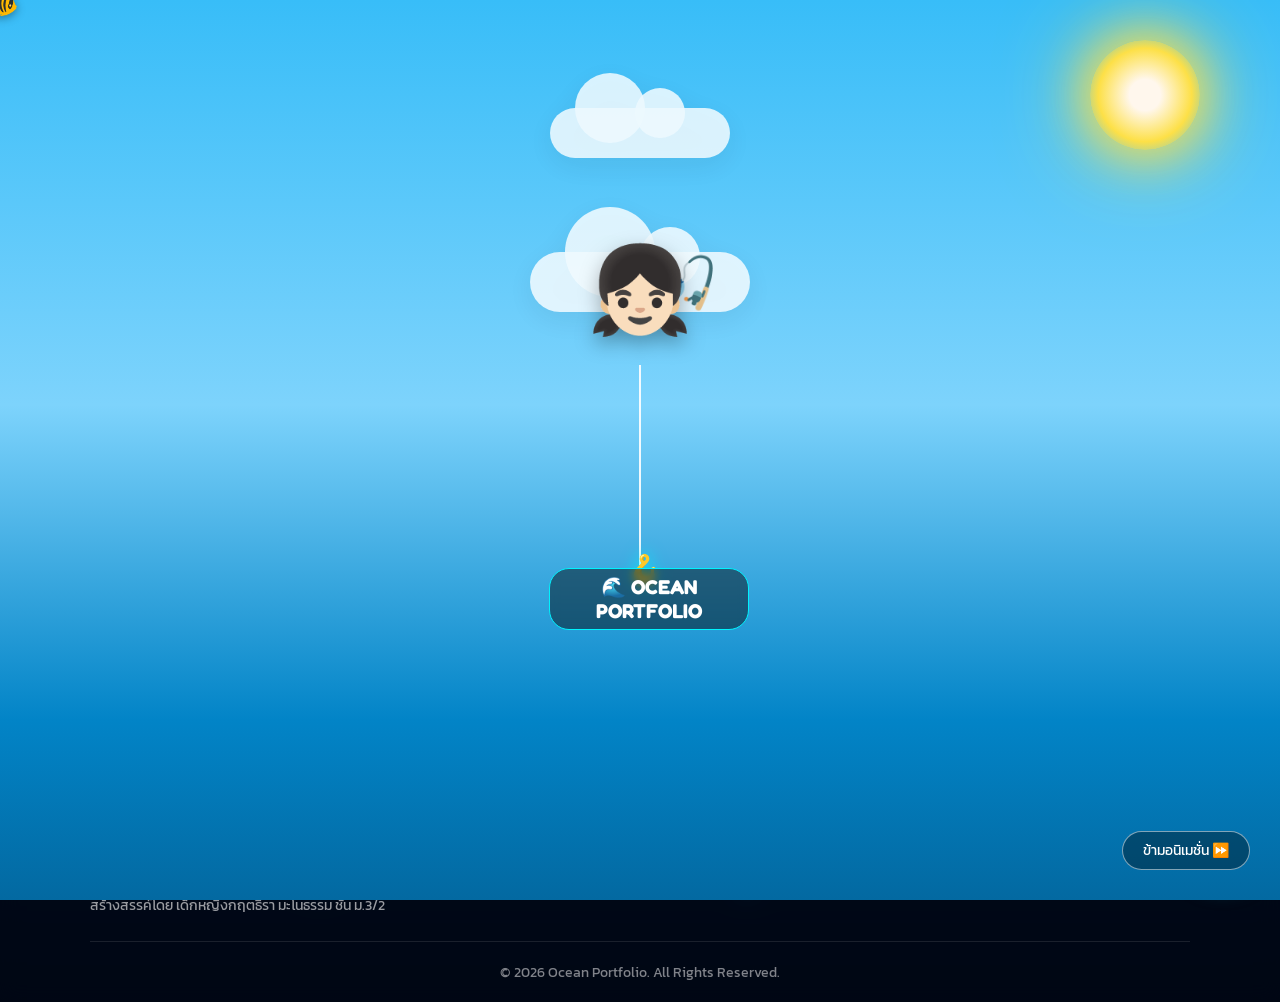
<file: index.html>
<!DOCTYPE html>
<html lang="th">
<head>
    <meta charset="UTF-8">
    <meta name="viewport" content="width=device-width, initial-scale=1.0">
    <title>หน้าแรก - OCEAN PORTFOLIO</title>
    <!-- FontAwesome Icons -->
    <link rel="stylesheet" href="https://cdnjs.cloudflare.com/ajax/libs/font-awesome/6.4.0/css/all.min.css">
    
    <style>
        /* =========================================================
           GOOGLE FONTS & COLOR VARIABLES
        ========================================================= */
        @import url('https://fonts.googleapis.com/css2?family=Fredoka:wght@400;500;600;700&family=Kanit:ital,wght@0,300;0,400;0,500;0,600;1,300&display=swap');

        :root {
            /* Day Mode Colors (Coral Reef) */
            --bg-gradient-day: linear-gradient(180deg, #1062d1 0%, #003a80 40%, #00224d 70%, #000d1a 100%);
            --panel-bg-day: rgba(255, 255, 255, 0.12);
            --panel-border-day: rgba(255, 255, 255, 0.25);
            --text-main-day: #ffffff;
            --accent-day: #ff7b25; /* Clownfish Orange */
            --cyan-day: #00f2fe;

            /* Night Mode Colors (Deep Sea) */
            --bg-gradient-night: linear-gradient(180deg, #020514 0%, #050b24 35%, #02030a 75%, #000000 100%);
            --panel-bg-night: rgba(8, 20, 45, 0.55);
            --panel-border-night: rgba(0, 242, 254, 0.2);
            --text-main-night: #e0f7fa;
            --accent-night: #a855f7; /* Bioluminescent Purple */
            --cyan-night: #00ffcc;

            --transition-theme: background 0.8s ease, color 0.8s ease, border-color 0.8s ease;
        }

        /* Base Setup */
        * {
            margin: 0;
            padding: 0;
            box-sizing: border-box;
            cursor: none !important; /* Hide default cursor */
        }

        html {
            scroll-behavior: smooth;
        }

        body {
            font-family: 'Kanit', sans-serif;
            background: var(--bg-gradient-day);
            color: var(--text-main-day);
            overflow-x: hidden;
            min-height: 100vh;
            display: flex;
            flex-direction: column;
            justify-content: space-between;
            transition: var(--transition-theme);
            position: relative;
        }

        body.night-mode {
            background: var(--bg-gradient-night);
            color: var(--text-main-night);
        }

        /* Headings Font Style */
        h1, h2, h3, h4, .logo, .badge, .section-header p {
            font-family: 'Fredoka', 'Kanit', sans-serif;
        }

        /* =========================================================
           ADVANCED MULTI-LAYER OCEAN BACKGROUND EFFECTS
        ========================================================= */
        .ocean-background-effects {
            position: fixed;
            top: 0;
            left: 0;
            width: 100%;
            height: 100%;
            pointer-events: none;
            z-index: 0;
            overflow: hidden;
        }

        /* 1. Underwater Sunlight Rays Effect */
        .sun-rays {
            position: absolute;
            top: -10%;
            left: -10%;
            width: 120%;
            height: 85%;
            background: repeating-linear-gradient(
                85deg,
                rgba(255, 255, 255, 0.12) 0px,
                rgba(255, 255, 255, 0.12) 45px,
                transparent 45px,
                transparent 130px
            );
            filter: blur(10px);
            animation: raysShimmer 7s ease-in-out infinite alternate;
            mask-image: linear-gradient(180deg, rgba(0,0,0,1) 0%, rgba(0,0,0,0) 100%);
            -webkit-mask-image: linear-gradient(180deg, rgba(0,0,0,1) 0%, rgba(0,0,0,0) 100%);
        }

        @keyframes raysShimmer {
            0% { transform: scale(1) rotate(0deg); opacity: 0.5; }
            100% { transform: scale(1.08) rotate(3deg); opacity: 0.95; }
        }

        /* 2. Water Caustics Waves Glow Layer */
        .water-caustics {
            position: absolute;
            top: 0;
            left: 0;
            width: 100%;
            height: 100%;
            background: radial-gradient(circle at 50% 20%, rgba(0, 242, 254, 0.15), transparent 70%);
            animation: causticsPulse 6s ease-in-out infinite alternate;
        }

        @keyframes causticsPulse {
            0% { opacity: 0.3; transform: scale(1); }
            100% { opacity: 0.7; transform: scale(1.1); }
        }

        /* 3. Glowing Bioluminescent Particles */
        .plankton {
            position: absolute;
            background: #00f2fe;
            border-radius: 50%;
            box-shadow: 0 0 8px #00f2fe, 0 0 15px #00f2fe;
            animation: floatPlankton 10s infinite linear;
            opacity: 0.6;
        }

        body.night-mode .plankton {
            background: #a855f7;
            box-shadow: 0 0 8px #a855f7, 0 0 15px #00ffcc;
        }

        @keyframes floatPlankton {
            0% { transform: translateY(105vh) translateX(0) scale(0.5); opacity: 0; }
            20% { opacity: 0.8; }
            80% { opacity: 0.8; }
            100% { transform: translateY(-10vh) translateX(50px) scale(1.2); opacity: 0; }
        }

        /* 4. Swaying Seaweed at Seabed */
        .seaweed-group {
            position: absolute;
            bottom: -10px;
            width: 100%;
            display: flex;
            justify-content: space-around;
            opacity: 0.4;
        }

        .seaweed {
            width: 20px;
            height: 200px;
            background: linear-gradient(0deg, #023e8a, #00b4d8);
            border-radius: 50px 50px 0 0;
            transform-origin: bottom center;
            animation: sway 4s infinite ease-in-out alternate;
        }

        .seaweed:nth-child(2n) {
            height: 260px;
            animation-duration: 5.5s;
            animation-delay: -1.5s;
            background: linear-gradient(0deg, #0077b6, #90e0ef);
        }

        .seaweed:nth-child(3n) {
            height: 150px;
            animation-duration: 3.8s;
            animation-delay: -0.8s;
        }

        @keyframes sway {
            0% { transform: rotate(-14deg) skewX(-6deg); }
            100% { transform: rotate(14deg) skewX(6deg); }
        }

        /* =========================================================
           EXTENDED FISHING INTRO SCREEN WITH SHOCK ANIMATION
        ========================================================= */
        #intro-overlay {
            position: fixed;
            top: 0;
            left: 0;
            width: 100%;
            height: 100%;
            background: linear-gradient(180deg, #38bdf8 0%, #7dd3fc 45%, #0284c7 80%, #0369a1 100%);
            z-index: 999999;
            display: flex;
            flex-direction: column;
            align-items: center;
            justify-content: center;
            overflow: hidden;
            transition: transform 1.2s cubic-bezier(0.77, 0, 0.175, 1), opacity 0.8s ease;
        }

        /* Sun */
        .intro-sun {
            position: absolute;
            top: 40px;
            right: 80px;
            width: 110px;
            height: 110px;
            background: radial-gradient(circle, #fff7ed 20%, #fde047 60%, rgba(253, 224, 71, 0) 100%);
            border-radius: 50%;
            box-shadow: 0 0 50px #fde047, 0 0 90px #fde047;
            animation: sunGlow 3s ease-in-out infinite alternate;
        }

        @keyframes sunGlow {
            0% { transform: scale(1); box-shadow: 0 0 40px #fde047; }
            100% { transform: scale(1.1); box-shadow: 0 0 80px #fde047, 0 0 120px #facc15; }
        }

        /* Clouds */
        .cloud {
            position: absolute;
            background: rgba(255, 255, 255, 0.88);
            border-radius: 50px;
            opacity: 0.9;
            filter: drop-shadow(0 8px 15px rgba(0,0,0,0.08));
        }

        .cloud::before, .cloud::after {
            content: '';
            position: absolute;
            background: rgba(255, 255, 255, 0.88);
            border-radius: 50%;
        }

        .cloud-1 {
            width: 180px;
            height: 50px;
            top: 12%;
            animation: floatCloudLeft 22s linear infinite;
        }
        .cloud-1::before { width: 70px; height: 70px; top: -35px; left: 25px; }
        .cloud-1::after { width: 50px; height: 50px; top: -20px; left: 85px; }

        .cloud-2 {
            width: 220px;
            height: 60px;
            top: 28%;
            animation: floatCloudRight 28s linear infinite;
        }
        .cloud-2::before { width: 90px; height: 90px; top: -45px; left: 35px; }
        .cloud-2::after { width: 60px; height: 60px; top: -25px; left: 110px; }

        @keyframes floatCloudLeft {
            0% { left: -250px; }
            100% { left: 110vw; }
        }

        @keyframes floatCloudRight {
            0% { right: -250px; }
            100% { right: 110vw; }
        }

        /* Fisherman Container */
        .fisherman-box {
            position: absolute;
            top: 25%;
            display: flex;
            flex-direction: column;
            align-items: center;
            animation: boatBob 3s ease-in-out infinite alternate;
            z-index: 5;
        }

        @keyframes boatBob {
            0% { transform: translateY(0) rotate(-2deg); }
            100% { transform: translateY(12px) rotate(2deg); }
        }

        /* Character Avatar */
        .character-avatar {
            font-size: 85px;
            filter: drop-shadow(0 8px 10px rgba(0,0,0,0.3));
            position: relative;
            z-index: 2;
            transition: transform 0.2s ease;
        }

        /* Shock Mark (❗️) Effect */
        .shock-mark {
            position: absolute;
            top: -45px;
            right: 0px;
            font-size: 48px;
            opacity: 0;
            transform: scale(0.2) rotate(-15deg);
            transition: transform 0.3s cubic-bezier(0.175, 0.885, 0.32, 1.275), opacity 0.3s;
            filter: drop-shadow(0 0 10px #ff0055);
        }

        .fisherman-box.shocked .shock-mark {
            opacity: 1;
            transform: scale(1.2) rotate(10deg);
            animation: vibrate 0.15s infinite alternate;
        }

        @keyframes vibrate {
            0% { transform: scale(1.2) rotate(10deg) translate(0, 0); }
            100% { transform: scale(1.3) rotate(-5deg) translate(3px, -3px); }
        }

        .fisherman-box.shocked {
            animation: tugBait 0.2s infinite alternate !important;
        }

        @keyframes tugBait {
            0% { transform: translateY(0) rotate(-4deg); }
            100% { transform: translateY(28px) rotate(6deg); }
        }

        /* Fishing Rod & Line */
        .fishing-rod {
            position: absolute;
            top: 20px;
            right: -25px;
            font-size: 50px;
            transform-origin: bottom left;
            animation: rodReel 2s ease-in-out infinite alternate;
        }

        @keyframes rodReel {
            0% { transform: rotate(0deg); }
            100% { transform: rotate(-8deg); }
        }

        .fishing-line {
            position: absolute;
            top: 140px;
            width: 2px;
            background: rgba(255, 255, 255, 0.9);
            height: 200px;
            transform-origin: top center;
        }

        .hook-item {
            position: absolute;
            bottom: -25px;
            left: -12px;
            font-size: 28px;
            color: #ffd700;
            filter: drop-shadow(0 0 8px #00f2fe);
        }

        .caught-title {
            position: absolute;
            bottom: -65px;
            left: -90px;
            width: 200px;
            text-align: center;
            font-family: 'Fredoka', sans-serif;
            font-size: 20px;
            font-weight: bold;
            color: #ffffff;
            background: rgba(0,0,0,0.45);
            padding: 6px 15px;
            border-radius: 20px;
            backdrop-filter: blur(5px);
            border: 1px solid var(--cyan-day);
        }

        /* Pull Up Motion */
        #intro-overlay.pull-up {
            transform: translateY(-100%);
            opacity: 0.9;
        }

        #intro-overlay.pull-up .fisherman-box {
            animation: reelUp 0.9s ease-in forwards !important;
        }

        @keyframes reelUp {
            0% { transform: translateY(0); }
            20% { transform: translateY(45px) scale(0.95); }
            100% { transform: translateY(-700px) scale(1.1); }
        }

        /* Water Splash Bubbles Container */
        #splash-bubbles-container {
            position: fixed;
            top: 0;
            left: 0;
            width: 100%;
            height: 100%;
            pointer-events: none;
            z-index: 9999999;
            overflow: hidden;
        }

        .splash-bubble {
            position: absolute;
            background: radial-gradient(circle at 30% 30%, rgba(255, 255, 255, 0.95), rgba(0, 242, 254, 0.6));
            border: 2px solid rgba(255, 255, 255, 0.9);
            border-radius: 50%;
            box-shadow: 0 0 15px rgba(0, 242, 254, 0.8);
            animation: splashFloat 1.2s cubic-bezier(0.25, 1, 0.5, 1) forwards;
        }

        @keyframes splashFloat {
            0% { transform: translateY(100vh) scale(0.3); opacity: 1; }
            50% { opacity: 0.9; }
            100% { transform: translateY(-20vh) scale(1.8); opacity: 0; }
        }

        .skip-intro-btn {
            position: absolute;
            bottom: 30px;
            right: 30px;
            background: rgba(0, 0, 0, 0.35);
            border: 1px solid rgba(255,255,255,0.5);
            color: #fff;
            padding: 8px 20px;
            border-radius: 20px;
            font-family: 'Kanit', sans-serif;
            font-size: 14px;
            transition: 0.3s;
            z-index: 1000;
        }

        .skip-intro-btn:hover {
            background: rgba(255,255,255,0.5);
        }

        /* =========================================================
           CUSTOM CLOWNFISH CURSOR & BUBBLES
        ========================================================= */
        #customCursor {
            position: fixed;
            top: 0;
            left: 0;
            width: 38px;
            height: 38px;
            font-size: 28px;
            pointer-events: none;
            z-index: 999999;
            transform: translate(-50%, -50%) scaleX(-1);
            transition: transform 0.15s ease-out;
            filter: drop-shadow(0 2px 5px rgba(0,0,0,0.4));
        }

        .cursor-bubble {
            position: fixed;
            pointer-events: none;
            z-index: 999998;
            background: radial-gradient(circle at 30% 30%, rgba(255,255,255,0.9), rgba(0,242,254,0.3));
            border: 1px solid rgba(255, 255, 255, 0.8);
            border-radius: 50%;
            animation: bubbleFade 1s linear forwards;
        }

        @keyframes bubbleFade {
            0% { opacity: 0.8; transform: translate(-50%, -50%) scale(0.4); }
            100% { opacity: 0; transform: translate(-50%, -80px) scale(1.3); }
        }

        /* =========================================================
           NAVIGATION BAR
        ========================================================= */
        .site-header {
            position: fixed;
            top: 20px;
            left: 0;
            width: 100%;
            z-index: 1000;
        }

        .navbar {
            width: min(1180px, 92%);
            margin: auto;
            display: flex;
            align-items: center;
            justify-content: space-between;
            padding: 12px 24px;
            border-radius: 30px;
            background: var(--panel-bg-day);
            backdrop-filter: blur(15px);
            border: 1px solid var(--panel-border-day);
            box-shadow: 0 8px 32px rgba(0,0,0,0.2);
            transition: var(--transition-theme);
        }

        body.night-mode .navbar {
            background: var(--panel-bg-night);
            border-color: var(--panel-border-night);
        }

        .logo {
            display: flex;
            align-items: center;
            gap: 10px;
            text-decoration: none;
            color: #fff;
            font-size: 22px;
            letter-spacing: 0.5px;
        }

        .logo span {
            color: var(--cyan-day);
        }

        .nav-links {
            display: flex;
            gap: 24px;
            list-style: none;
        }

        .nav-links a {
            text-decoration: none;
            color: rgba(255, 255, 255, 0.85);
            font-size: 15px;
            font-weight: 500;
            transition: 0.3s;
        }

        .nav-links a:hover, .nav-links a.active {
            color: var(--cyan-day);
            text-shadow: 0 0 10px var(--cyan-day);
        }

        .theme-toggle-btn {
            background: rgba(255,255,255,0.2);
            border: 1px solid rgba(255,255,255,0.4);
            color: #fff;
            padding: 8px 16px;
            border-radius: 20px;
            font-size: 13px;
            font-weight: 600;
            font-family: 'Kanit', sans-serif;
            display: flex;
            align-items: center;
            gap: 8px;
            transition: 0.3s;
        }

        .theme-toggle-btn:hover {
            background: rgba(255,255,255,0.35);
        }

        /* =========================================================
           HERO SECTION & MAIN CONTENT
        ========================================================= */
        main {
            margin-top: 130px;
            z-index: 10;
            position: relative;
        }

        .hero-section {
            padding: 40px 0 60px;
        }

        .hero-container {
            width: min(1100px, 90%);
            margin: auto;
            display: grid;
            grid-template-columns: 1.2fr 0.8fr;
            gap: 40px;
            align-items: center;
        }

        .badge {
            display: inline-block;
            padding: 6px 18px;
            background: rgba(0, 242, 254, 0.15);
            border: 1px solid var(--cyan-day);
            color: var(--cyan-day);
            border-radius: 20px;
            font-size: 0.95rem;
            margin-bottom: 20px;
            backdrop-filter: blur(5px);
        }

        .hero-content h1 {
            font-size: clamp(36px, 5vw, 54px);
            line-height: 1.25;
            margin-bottom: 18px;
            color: #ffffff;
        }

        .hero-content h1 .highlight {
            color: var(--accent-day);
            text-shadow: 0 0 20px rgba(255, 123, 37, 0.6);
        }

        body.night-mode .hero-content h1 .highlight {
            color: var(--cyan-night);
            text-shadow: 0 0 20px rgba(0, 255, 204, 0.6);
        }

        .hero-sub {
            font-size: 1.1rem;
            color: rgba(255, 255, 255, 0.85);
            line-height: 1.7;
            font-weight: 300;
            margin-bottom: 30px;
        }

        .hero-buttons {
            display: flex;
            gap: 15px;
            flex-wrap: wrap;
        }

        .btn {
            display: inline-flex;
            align-items: center;
            gap: 10px;
            text-decoration: none;
            padding: 12px 28px;
            border-radius: 30px;
            font-size: 1rem;
            font-weight: 500;
            font-family: 'Kanit', sans-serif;
            transition: all 0.3s ease;
        }

        .btn-primary {
            background: linear-gradient(135deg, var(--cyan-day), #0088ff);
            color: #fff;
            box-shadow: 0 4px 15px rgba(0, 242, 254, 0.4);
        }

        .btn-primary:hover {
            transform: translateY(-3px);
            box-shadow: 0 8px 25px rgba(0, 242, 254, 0.6);
        }

        .btn-secondary {
            background: rgba(255, 255, 255, 0.15);
            border: 1px solid rgba(255, 255, 255, 0.3);
            color: #fff;
            backdrop-filter: blur(10px);
        }

        .btn-secondary:hover {
            background: rgba(255, 255, 255, 0.25);
            transform: translateY(-3px);
        }

        /* Profile Image Frame with Glow */
        .hero-image-wrapper {
            position: relative;
            display: flex;
            justify-content: center;
            align-items: center;
        }

        .blob-bg {
            position: absolute;
            width: 330px;
            height: 330px;
            background: radial-gradient(circle, rgba(0,242,254,0.4) 0%, rgba(0,0,0,0) 70%);
            border-radius: 50%;
            animation: pulseGlow 4s infinite alternate;
        }

        @keyframes pulseGlow {
            0% { transform: scale(0.9); opacity: 0.5; }
            100% { transform: scale(1.1); opacity: 0.9; }
        }

        .hero-img {
            width: 290px;
            height: 290px;
            object-fit: cover;
            border-radius: 50%;
            border: 4px solid var(--cyan-day);
            box-shadow: 0 0 30px rgba(0, 242, 254, 0.6);
            position: relative;
            z-index: 2;
            transition: transform 0.4s ease;
        }

        .hero-image-wrapper:hover .hero-img {
            transform: scale(1.05) rotate(-2deg);
        }

        /* Feature Cards Section */
        .quick-highlights {
            padding: 40px 0 80px;
        }

        .grid-3 {
            width: min(1100px, 90%);
            margin: auto;
            display: grid;
            grid-template-columns: repeat(auto-fit, minmax(280px, 1fr));
            gap: 25px;
        }

        .card {
            background: var(--panel-bg-day);
            border: 1px solid var(--panel-border-day);
            backdrop-filter: blur(15px);
            border-radius: 24px;
            padding: 30px;
            transition: var(--transition-theme), transform 0.3s ease, box-shadow 0.3s ease;
            text-align: center;
        }

        body.night-mode .card {
            background: var(--panel-bg-night);
            border-color: var(--panel-border-night);
        }

        .feature-card:hover {
            transform: translateY(-8px);
            box-shadow: 0 12px 30px rgba(0, 242, 254, 0.25);
            border-color: var(--cyan-day);
        }

        .feature-card .icon {
            font-size: 40px;
            color: var(--cyan-day);
            margin-bottom: 15px;
            text-shadow: 0 0 15px rgba(0, 242, 254, 0.5);
        }

        .feature-card h3 {
            font-size: 1.3rem;
            margin-bottom: 8px;
            color: #fff;
        }

        .feature-card p {
            font-size: 1rem;
            color: rgba(255, 255, 255, 0.85);
            font-weight: 300;
        }

        /* Dynamic Swimming Creatures */
        .swimming-fish {
            position: absolute;
            font-size: 38px;
            pointer-events: none;
            z-index: 1;
            animation: swimAcross 22s linear infinite;
            filter: drop-shadow(0 4px 10px rgba(0,0,0,0.3));
        }

        @keyframes swimAcross {
            0% { left: -10%; transform: scaleX(1); }
            50% { transform: scaleX(1) translateY(-20px); }
            50.1% { transform: scaleX(-1) translateY(-20px); }
            100% { left: 110%; transform: scaleX(-1); }
        }

        /* =========================================================
           MUSIC PLAYER STYLES (FIXED POSITIONING)
        ========================================================= */
        .music-widget-btn {
            position: fixed;
            bottom: 25px;
            right: 25px;
            width: 65px;
            height: 65px;
            border-radius: 50%;
            background: rgba(10, 25, 47, 0.9);
            border: 2px solid #00f2fe;
            box-shadow: 0 8px 25px rgba(0, 242, 254, 0.5);
            backdrop-filter: blur(10px);
            z-index: 99999 !important;
            cursor: pointer !important;
            display: flex;
            align-items: center;
            justify-content: center;
            transition: transform 0.3s ease;
        }

        .music-widget-btn:hover {
            transform: scale(1.1);
        }

        .mini-cd-disc {
            width: 48px;
            height: 48px;
            border-radius: 50%;
            background: repeating-radial-gradient(
                circle at center,
                #1e293b 0px,
                #0f172a 4px,
                #334155 8px,
                #0f172a 12px
            );
            border: 2px solid rgba(255, 255, 255, 0.4);
            position: relative;
            display: flex;
            align-items: center;
            justify-content: center;
            animation: spinCD 8s linear infinite;
            animation-play-state: paused;
        }

        .mini-cd-disc.playing {
            animation-play-state: running;
        }

        .mini-cd-center {
            width: 14px;
            height: 14px;
            background: #00f2fe;
            border-radius: 50%;
            border: 3px solid #0f172a;
            box-shadow: 0 0 8px #00f2fe;
        }

        .music-player-modal {
            position: fixed;
            bottom: 100px;
            right: 25px;
            width: 310px;
            background: rgba(8, 20, 45, 0.95);
            border: 1px solid rgba(0, 242, 254, 0.5);
            border-radius: 24px;
            padding: 20px;
            box-shadow: 0 15px 35px rgba(0, 0, 0, 0.6), 0 0 20px rgba(0, 242, 254, 0.3);
            backdrop-filter: blur(20px);
            z-index: 99998 !important;
            display: none;
            flex-direction: column;
            gap: 15px;
            animation: popUp 0.3s ease;
        }

        .music-player-modal.active {
            display: flex;
        }

        @keyframes popUp {
            0% { opacity: 0; transform: translateY(20px) scale(0.95); }
            100% { opacity: 1; transform: translateY(0) scale(1); }
        }

        .player-header {
            display: flex;
            justify-content: space-between;
            align-items: center;
            color: #fff;
        }

        .player-header h4 {
            font-size: 0.95rem;
            display: flex;
            align-items: center;
            gap: 8px;
            color: #00f2fe;
            margin: 0;
        }

        .close-player-btn {
            background: transparent;
            border: none;
            color: rgba(255, 255, 255, 0.7);
            font-size: 18px;
            cursor: pointer !important;
        }

        .close-player-btn:hover {
            color: #ff4757;
        }

        .player-display-container {
            width: 100%;
            height: 180px;
            border-radius: 16px;
            overflow: hidden;
            position: relative;
            background: #020617;
            border: 1px solid rgba(255, 255, 255, 0.15);
            display: flex;
            align-items: center;
            justify-content: center;
        }

        .player-video-view {
            width: 100%;
            height: 100%;
            object-fit: cover;
        }

        .player-cd-view {
            display: none;
            width: 140px;
            height: 140px;
            border-radius: 50%;
            background: radial-gradient(circle at center, #334155 0%, #0f172a 70%);
            border: 4px solid rgba(255, 255, 255, 0.2);
            box-shadow: 0 0 20px rgba(0, 0, 0, 0.8);
            position: relative;
            animation: spinCD 6s linear infinite;
            animation-play-state: paused;
        }

        .player-cd-view.playing {
            animation-play-state: running;
        }

        .player-cd-view::after {
            content: '';
            position: absolute;
            top: 50%;
            left: 50%;
            transform: translate(-50%, -50%);
            width: 35px;
            height: 35px;
            background: #00f2fe;
            border-radius: 50%;
            border: 4px solid #020617;
        }

        @keyframes spinCD {
            0% { transform: rotate(0deg); }
            100% { transform: rotate(360deg); }
        }

        .song-info {
            text-align: center;
            color: #fff;
        }

        .song-title {
            font-size: 0.95rem;
            font-weight: 600;
            color: #ffffff;
        }

        .song-artist {
            font-size: 0.8rem;
            color: rgba(255, 255, 255, 0.6);
        }

        .player-controls {
            display: flex;
            flex-direction: column;
            gap: 12px;
        }

        .view-toggle-btns {
            display: flex;
            justify-content: center;
            gap: 8px;
        }

        .mode-btn {
            background: rgba(255, 255, 255, 0.1);
            border: 1px solid rgba(255, 255, 255, 0.2);
            color: #fff;
            padding: 5px 12px;
            border-radius: 12px;
            font-size: 0.75rem;
            cursor: pointer !important;
            transition: 0.3s;
        }

        .mode-btn.active {
            background: #00f2fe;
            color: #020617;
            font-weight: 600;
        }

        .action-btns {
            display: flex;
            justify-content: center;
            align-items: center;
            gap: 20px;
        }

        .control-btn {
            background: transparent;
            border: none;
            color: #fff;
            font-size: 18px;
            cursor: pointer !important;
        }

        .control-btn.play-btn {
            width: 45px;
            height: 45px;
            background: linear-gradient(135deg, #00f2fe, #0088ff);
            border-radius: 50%;
            display: flex;
            align-items: center;
            justify-content: center;
            color: #fff;
            box-shadow: 0 4px 12px rgba(0, 242, 254, 0.4);
        }

        /* =========================================================
           FOOTER AREA
        ========================================================= */
        footer {
            background: rgba(1, 6, 19, 0.85);
            backdrop-filter: blur(10px);
            border-top: 1px solid rgba(255, 255, 255, 0.1);
            padding: 40px 20px 20px;
            margin-top: auto;
            position: relative;
            z-index: 10;
        }

        .footer-container {
            width: min(1100px, 90%);
            margin: auto;
            display: flex;
            justify-content: space-between;
            align-items: center;
            flex-wrap: wrap;
            gap: 20px;
            padding-bottom: 25px;
            border-bottom: 1px solid rgba(255, 255, 255, 0.1);
        }

        .footer-container h3 {
            font-size: 1.4rem;
            color: #fff;
            margin-bottom: 5px;
        }

        .footer-container p {
            font-size: 0.9rem;
            color: rgba(255, 255, 255, 0.6);
        }

        .footer-links {
            display: flex;
            gap: 18px;
            flex-wrap: wrap;
        }

        .footer-links a {
            color: rgba(255, 255, 255, 0.7);
            text-decoration: none;
            font-size: 0.9rem;
            transition: 0.3s;
        }

        .footer-links a:hover {
            color: var(--cyan-day);
        }

        .copyright {
            text-align: center;
            padding-top: 20px;
            font-size: 0.85rem;
            color: rgba(255, 255, 255, 0.5);
        }

        /* Responsive Design */
        @media (max-width: 768px) {
            .nav-links { display: none; }
            .hero-container { grid-template-columns: 1fr; text-align: center; }
            .hero-buttons { justify-content: center; }
            .footer-container { flex-direction: column; text-align: center; }
        }
    </style>
</head>
<body class="day-mode">

    <!-- DYNAMIC MULTI-LAYER OCEAN BACKGROUND EFFECTS -->
    <div class="ocean-background-effects">
        <div class="sun-rays"></div>
        <div class="water-caustics"></div>
        
        <!-- Animated Seaweed at seabed -->
        <div class="seaweed-group">
            <div class="seaweed"></div>
            <div class="seaweed"></div>
            <div class="seaweed"></div>
            <div class="seaweed"></div>
            <div class="seaweed"></div>
            <div class="seaweed"></div>
        </div>

        <!-- Dynamic Plankton Particle Container -->
        <div id="planktonContainer"></div>
    </div>

    <!-- EXTENDED INTRO FISHING ANIMATION SCREEN -->
    <div id="intro-overlay">
        <!-- Bright Sun -->
        <div class="intro-sun"></div>

        <!-- Floating Clouds -->
        <div class="cloud cloud-1"></div>
        <div class="cloud cloud-2"></div>

        <div class="fisherman-box" id="fishermanBox">
            <div class="shock-mark">❗️</div>
            <div class="character-avatar" id="avatarChar">👧🏻</div>
            <div class="fishing-rod">🎣</div>
            <div class="fishing-line">
                <div class="hook-item">🪝</div>
                <div class="caught-title">🌊 OCEAN PORTFOLIO</div>
            </div>
        </div>
        <button class="skip-intro-btn" onclick="finishIntro()">ข้ามอนิเมชั่น ⏩</button>
    </div>

    <!-- SPLASH BUBBLES CONTAINER -->
    <div id="splash-bubbles-container"></div>

    <!-- CUSTOM CLOWNFISH CURSOR -->
    <div id="customCursor">🐠</div>

    <!-- BACKGROUND SWIMMING ANIMALS -->
    <div class="swimming-fish" style="top: 22%;">🪼</div>
    <div class="swimming-fish" style="top: 68%; animation-duration: 26s;">🐢</div>

    <!-- NAVIGATION BAR -->
    <header class="site-header">
        <nav class="navbar">
            <a href="index.html" class="logo">
                <i class="fa-solid fa-water"></i> Ocean<span>Port</span>
            </a>
            <ul class="nav-links">
                <li><a href="index.html" class="active">หน้าแรก</a></li>
                <li><a href="profile.html">ประวัติส่วนตัว</a></li>
                <li><a href="education.html">การศึกษา</a></li>
                <li><a href="hobby.html">งานอดิเรก</a></li>
                <li><a href="contact.html">ติดต่อ</a></li>
            </ul>
            <button class="theme-toggle-btn" onclick="toggleTheme()" id="themeBtn">
                <span>🌙</span> <span id="themeText">โหมดทะเลลึก</span>
            </button>
        </nav>
    </header>

    <!-- MAIN HERO CONTENT -->
    <main>
        <section class="hero-section">
            <div class="hero-container">
                <div class="hero-content">
                    <span class="badge">ยินดีต้อนรับสู่พอร์ตโฟลิโอ 🌊</span>
                    <h1>สวัสดีค่ะ, หนู <span class="highlight">การ์ตูน</span> ✨</h1>
                    <p class="hero-sub">นักเรียนชั้นมัธยมศึกษาปีที่ 3 ที่มีความสนใจในด้านเทคโนโลยี การออกแบบ และการเรียนรู้สิ่งใหม่ๆ</p>
                    <div class="hero-buttons">
                        <a href="profile.html" class="btn btn-primary">รู้จักฉันมากขึ้น <i class="fa-solid fa-arrow-right"></i></a>
                        <a href="hobby.html" class="btn btn-secondary">ดูงานอดิเรก <i class="fa-solid fa-heart"></i></a>
                    </div>
                </div>
                <div class="hero-image-wrapper">
                    <div class="blob-bg"></div>
                    <!-- REAL PROFILE IMAGE -->
                    <img src="6992.jpg" alt="เด็กหญิงกฤตธีรา มะโนธรรม" class="hero-img">
                </div>
            </div>
        </section>

        <!-- QUICK HIGHLIGHTS SECTION -->
        <section class="quick-highlights">
            <div class="grid-3">
                <div class="card feature-card">
                    <i class="fa-solid fa-graduation-cap icon"></i>
                    <h3>ระดับการศึกษา</h3>
                    <p>มัธยมศึกษาปีที่ 3/2</p>
                </div>
                <div class="card feature-card">
                    <i class="fa-solid fa-flask icon"></i>
                    <h3>วิชาที่ชอบ</h3>
                    <p>วิชาวิทยาศาสตร์ 🧪</p>
                </div>
                <div class="card feature-card">
                    <i class="fa-solid fa-music icon"></i>
                    <h3>ความสนใจ</h3>
                    <p>ชอบ น้องเอยกับน้องแป๋ว วง RIIZE 🧡</p>
                </div>
            </div>
        </section>
    </main>

    <!-- FOOTER -->
    <footer>
        <div class="footer-container">
            <div>
                <h3>Ocean Portfolio 🐬</h3>
                <p>สร้างสรรค์โดย เด็กหญิงกฤตธีรา มะโนธรรม ชั้น ม.3/2</p>
            </div>
            <div class="footer-links">
                <a href="index.html">หน้าแรก</a>
                <a href="profile.html">ประวัติส่วนตัว</a>
                <a href="education.html">การศึกษา</a>
                <a href="hobby.html">งานอดิเรก</a>
                <a href="contact.html">ติดต่อ</a>
            </div>
        </div>
        <div class="copyright">
            <p>&copy; 2026 Ocean Portfolio. All Rights Reserved.</p>
        </div>
    </footer>

    <!-- MUSIC PLAYER COMPONENTS -->
    <div class="music-widget-btn" id="musicWidgetBtn" title="เปิด/ปิด เครื่องเล่นเพลง">
        <div class="mini-cd-disc" id="miniCD">
            <div class="mini-cd-center"></div>
        </div>
    </div>

    <div class="music-player-modal" id="musicModal">
        <div class="player-header">
            <h4><i class="fa-solid fa-compact-disc"></i> RIIZE Player</h4>
            <button class="close-player-btn" id="closePlayerBtn"><i class="fa-solid fa-xmark"></i></button>
        </div>

        <div class="player-display-container">
            <video class="player-video-view" id="playerVideo" loop playsinline muted>
                <source src="https://assets.mixkit.co/videos/preview/mixkit-underwater-view-of-ocean-waves-40118-large.mp4" type="video/mp4">
            </video>
            <div class="player-cd-view" id="playerCDView"></div>
        </div>

        <div class="song-info">
            <div class="song-title">Something's In The Water</div>
            <div class="song-artist">RIIZE</div>
        </div>

        <audio id="mainAudio" loop>
            <source src="Y2Mate.is - RIIZE Somethings in the Water Official Audio.mp3" type="audio/mpeg">
        </audio>

        <div class="player-controls">
            <div class="view-toggle-btns">
                <button class="mode-btn active" id="videoModeBtn"><i class="fa-solid fa-video"></i> วิดีโอ</button>
                <button class="mode-btn" id="cdModeBtn"><i class="fa-solid fa-compact-disc"></i> แผ่นซีดีหมุน</button>
            </div>

            <div class="action-btns">
                <button class="control-btn" id="prevBtn"><i class="fa-solid fa-backward-step"></i></button>
                <button class="control-btn play-btn" id="playPauseBtn"><i class="fa-solid fa-play"></i></button>
                <button class="control-btn" id="nextBtn"><i class="fa-solid fa-forward-step"></i></button>
            </div>
        </div>
    </div>

    <!-- JAVASCRIPT LOGIC -->
    <script>
        /* Generate Glowing Plankton Particles Dynamic Floating */
        const planktonContainer = document.getElementById('planktonContainer');
        for (let i = 0; i < 25; i++) {
            const plankton = document.createElement('div');
            plankton.className = 'plankton';
            const size = Math.random() * 5 + 3;
            plankton.style.width = size + 'px';
            plankton.style.height = size + 'px';
            plankton.style.left = Math.random() * 100 + '%';
            plankton.style.animationDuration = (Math.random() * 8 + 6) + 's';
            plankton.style.animationDelay = (Math.random() * 6) + 's';
            planktonContainer.appendChild(plankton);
        }

        /* EXTENDED TIMELINE INTRO ANIMATION WITH SHOCK & TUG MOTION */
        let isIntroFinished = false;

        window.addEventListener('DOMContentLoaded', () => {
            setTimeout(() => {
                if (isIntroFinished) return;
                const fisherman = document.getElementById('fishermanBox');
                const avatar = document.getElementById('avatarChar');
                
                fisherman.classList.add('shocked');
                avatar.textContent = '😱';
            }, 2500);

            setTimeout(() => {
                finishIntro();
            }, 4800);
        });

        function finishIntro() {
            if (isIntroFinished) return;
            isIntroFinished = true;

            const overlay = document.getElementById('intro-overlay');
            triggerSplashBubbles();
            overlay.classList.add('pull-up');
            
            setTimeout(() => {
                overlay.style.display = 'none';
            }, 1200);
        }

        function triggerSplashBubbles() {
            const splashContainer = document.getElementById('splash-bubbles-container');
            const bubbleCount = 55;

            for (let i = 0; i < bubbleCount; i++) {
                const bubble = document.createElement('div');
                bubble.className = 'splash-bubble';
                
                const size = Math.random() * 40 + 12;
                bubble.style.width = size + 'px';
                bubble.style.height = size + 'px';
                
                bubble.style.left = Math.random() * 100 + 'vw';
                bubble.style.animationDelay = (Math.random() * 0.4) + 's';
                bubble.style.animationDuration = (Math.random() * 0.6 + 0.8) + 's';

                splashContainer.appendChild(bubble);
            }

            setTimeout(() => {
                splashContainer.innerHTML = '';
            }, 1800);
        }

        /* Custom Cursor Movement */
        const cursor = document.getElementById("customCursor");
        let lastX = 0;

        document.addEventListener("mousemove", (e) => {
            cursor.style.left = e.clientX + "px";
            cursor.style.top = e.clientY + "px";

            if (e.clientX < lastX) {
                cursor.style.transform = "translate(-50%, -50%) scaleX(1)";
            } else if (e.clientX > lastX) {
                cursor.style.transform = "translate(-50%, -50%) scaleX(-1)";
            }
            lastX = e.clientX;

            if (Math.random() < 0.2) {
                createCursorBubble(e.clientX, e.clientY);
            }
        });

        function createCursorBubble(x, y) {
            const bubble = document.createElement("div");
            bubble.className = "cursor-bubble";
            const size = Math.random() * 12 + 6;
            bubble.style.width = size + "px";
            bubble.style.height = size + "px";
            bubble.style.left = x + "px";
            bubble.style.top = y + "px";
            document.body.appendChild(bubble);
            setTimeout(() => bubble.remove(), 1000);
        }

        /* Theme Toggle Function */
        function toggleTheme() {
            const body = document.body;
            const themeBtnText = document.getElementById("themeText");

            body.classList.toggle("night-mode");

            if (body.classList.contains("night-mode")) {
                themeBtnText.textContent = "โหมดกลางวัน";
            } else {
                themeBtnText.textContent = "โหมดทะเลลึก";
            }
        }

        /* Music Player Script */
        const musicWidgetBtn = document.getElementById('musicWidgetBtn');
        const musicModal = document.getElementById('musicModal');
        const closePlayerBtn = document.getElementById('closePlayerBtn');

        const mainAudio = document.getElementById('mainAudio');
        const playerVideo = document.getElementById('playerVideo');
        const playPauseBtn = document.getElementById('playPauseBtn');
        const miniCD = document.getElementById('miniCD');
        const playerCDView = document.getElementById('playerCDView');

        const videoModeBtn = document.getElementById('videoModeBtn');
        const cdModeBtn = document.getElementById('cdModeBtn');

        let isPlaying = false;

        musicWidgetBtn.addEventListener('click', () => {
            musicModal.classList.toggle('active');
        });

        closePlayerBtn.addEventListener('click', () => {
            musicModal.classList.remove('active');
        });

        playPauseBtn.addEventListener('click', togglePlay);

        function togglePlay() {
            if (isPlaying) {
                mainAudio.pause();
                playerVideo.pause();
                playPauseBtn.innerHTML = '<i class="fa-solid fa-play"></i>';
                miniCD.classList.remove('playing');
                playerCDView.classList.remove('playing');
            } else {
                mainAudio.play().then(() => {
                    playerVideo.play();
                    playPauseBtn.innerHTML = '<i class="fa-solid fa-pause"></i>';
                    miniCD.classList.add('playing');
                    playerCDView.classList.add('playing');
                }).catch(error => {
                    alert("กรุณาตรวจสอบว่าชื่อไฟล์เพลงตรงกับในโฟลเดอร์หรือไม่");
                });
            }
            isPlaying = !isPlaying;
        }

        videoModeBtn.addEventListener('click', () => {
            videoModeBtn.classList.add('active');
            cdModeBtn.classList.remove('active');
            playerVideo.style.display = 'block';
            playerCDView.style.display = 'none';
        });

        cdModeBtn.addEventListener('click', () => {
            cdModeBtn.classList.add('active');
            videoModeBtn.classList.remove('active');
            playerVideo.style.display = 'none';
            playerCDView.style.display = 'block';
        });
    </script>
</body>
</html>
</file>
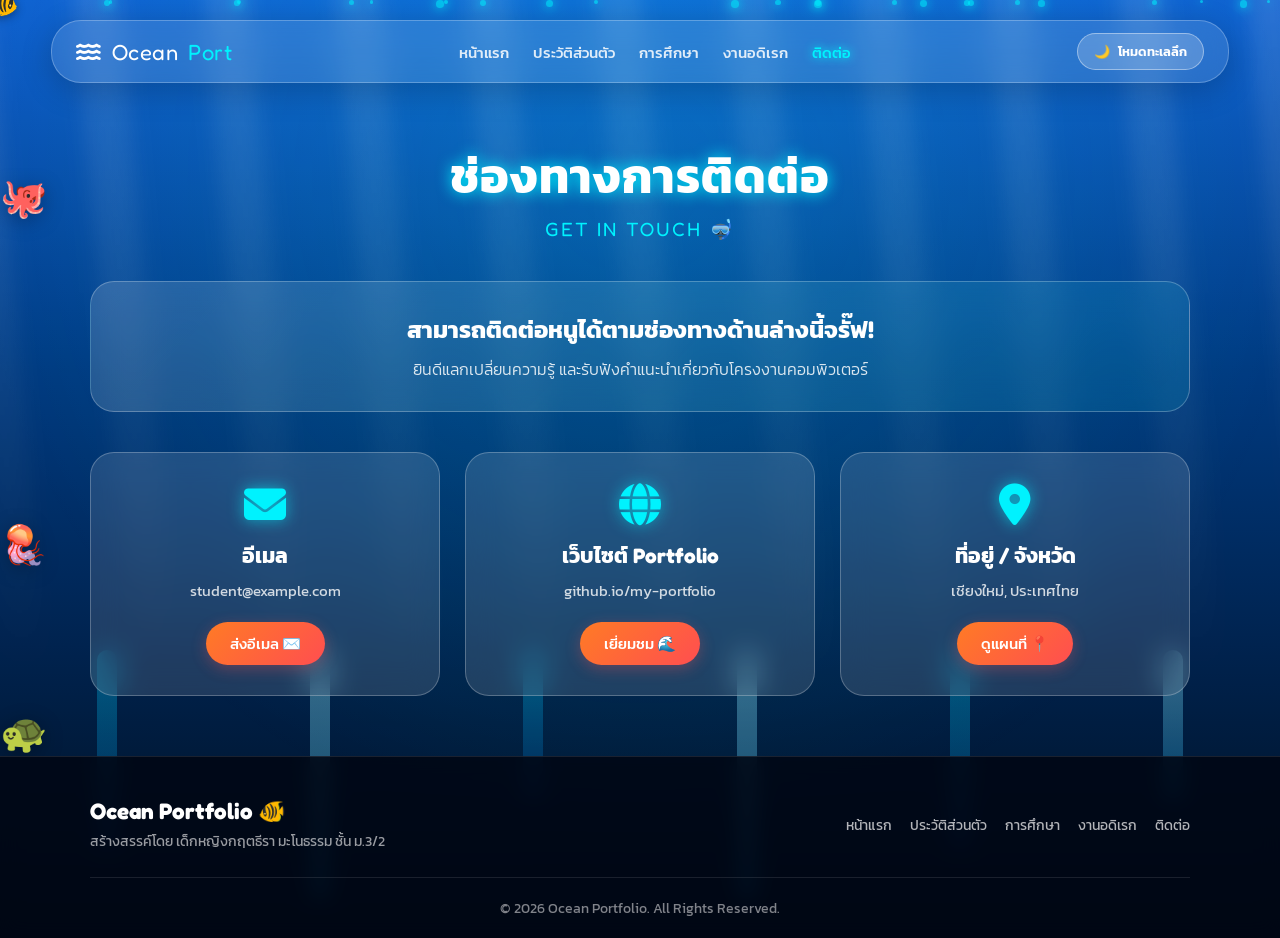
<file: contact.html>
<!DOCTYPE html>
<html lang="th">
<head>
    <meta charset="UTF-8">
    <meta name="viewport" content="width=device-width, initial-scale=1.0">
    <title>ช่องทางการติดต่อ - OCEAN PORTFOLIO</title>
    <!-- FontAwesome Icons -->
    <link rel="stylesheet" href="https://cdnjs.cloudflare.com/ajax/libs/font-awesome/6.4.0/css/all.min.css">
    
    <style>
        /* =========================================================
           GOOGLE FONTS & COLOR VARIABLES
        ========================================================= */
        @import url('https://fonts.googleapis.com/css2?family=Fredoka:wght@400;500;600;700&family=Kanit:ital,wght@0,300;0,400;0,500;0,600;1,300&display=swap');

        :root {
            /* Day Mode Colors (Coral Reef) */
            --bg-gradient-day: linear-gradient(180deg, #1062d1 0%, #003a80 40%, #00224d 70%, #000d1a 100%);
            --panel-bg-day: rgba(255, 255, 255, 0.12);
            --panel-border-day: rgba(255, 255, 255, 0.25);
            --text-main-day: #ffffff;
            --accent-day: #ff7b25; /* Clownfish Orange */
            --cyan-day: #00f2fe;

            /* Night Mode Colors (Deep Sea) */
            --bg-gradient-night: linear-gradient(180deg, #020514 0%, #050b24 35%, #02030a 75%, #000000 100%);
            --panel-bg-night: rgba(8, 20, 45, 0.55);
            --panel-border-night: rgba(0, 242, 254, 0.2);
            --text-main-night: #e0f7fa;
            --accent-night: #a855f7; /* Bioluminescent Purple */
            --cyan-night: #00ffcc;

            --transition-theme: background 0.8s ease, color 0.8s ease, border-color 0.8s ease;
        }

        /* Base Setup */
        * {
            margin: 0;
            padding: 0;
            box-sizing: border-box;
            cursor: none !important;
        }

        html {
            scroll-behavior: smooth;
        }

        body {
            font-family: 'Kanit', sans-serif;
            background: var(--bg-gradient-day);
            color: var(--text-main-day);
            overflow-x: hidden;
            min-height: 100vh;
            display: flex;
            flex-direction: column;
            justify-content: space-between;
            transition: var(--transition-theme);
            position: relative;
        }

        body.night-mode {
            background: var(--bg-gradient-night);
            color: var(--text-main-night);
        }

        h1, h2, h3, h4, .logo, .section-header p {
            font-family: 'Fredoka', 'Kanit', sans-serif;
        }

        /* =========================================================
           ADVANCED OCEAN BACKGROUND LAYER
        ========================================================= */
        .ocean-background-effects {
            position: fixed;
            top: 0;
            left: 0;
            width: 100%;
            height: 100%;
            pointer-events: none;
            z-index: 0;
            overflow: hidden;
        }

        /* 1. Sunlight Rays from Water Surface */
        .sun-rays {
            position: absolute;
            top: -10%;
            left: -10%;
            width: 120%;
            height: 85%;
            background: repeating-linear-gradient(
                85deg,
                rgba(255, 255, 255, 0.12) 0px,
                rgba(255, 255, 255, 0.12) 45px,
                transparent 45px,
                transparent 130px
            );
            filter: blur(10px);
            animation: raysShimmer 7s ease-in-out infinite alternate;
            mask-image: linear-gradient(180deg, rgba(0,0,0,1) 0%, rgba(0,0,0,0) 100%);
            -webkit-mask-image: linear-gradient(180deg, rgba(0,0,0,1) 0%, rgba(0,0,0,0) 100%);
        }

        @keyframes raysShimmer {
            0% { transform: scale(1) rotate(0deg); opacity: 0.5; }
            100% { transform: scale(1.08) rotate(3deg); opacity: 0.95; }
        }

        /* 2. Water Caustics Layer */
        .water-caustics {
            position: absolute;
            top: 0;
            left: 0;
            width: 100%;
            height: 100%;
            background: radial-gradient(circle at 50% 20%, rgba(0, 242, 254, 0.15), transparent 70%);
            animation: causticsPulse 6s ease-in-out infinite alternate;
        }

        @keyframes causticsPulse {
            0% { opacity: 0.3; transform: scale(1); }
            100% { opacity: 0.7; transform: scale(1.1); }
        }

        /* 3. Glowing Bioluminescent Plankton Particles */
        .plankton {
            position: absolute;
            background: #00f2fe;
            border-radius: 50%;
            box-shadow: 0 0 8px #00f2fe, 0 0 15px #00f2fe;
            animation: floatPlankton 10s infinite linear;
            opacity: 0.6;
        }

        body.night-mode .plankton {
            background: #a855f7;
            box-shadow: 0 0 8px #a855f7, 0 0 15px #00ffcc;
        }

        @keyframes floatPlankton {
            0% { transform: translateY(105vh) translateX(0) scale(0.5); opacity: 0; }
            20% { opacity: 0.8; }
            80% { opacity: 0.8; }
            100% { transform: translateY(-10vh) translateX(50px) scale(1.2); opacity: 0; }
        }

        /* 4. Animated Seaweed at Seabed */
        .seaweed-group {
            position: absolute;
            bottom: -10px;
            width: 100%;
            display: flex;
            justify-content: space-around;
            opacity: 0.4;
        }

        .seaweed {
            width: 20px;
            height: 200px;
            background: linear-gradient(0deg, #023e8a, #00b4d8);
            border-radius: 50px 50px 0 0;
            transform-origin: bottom center;
            animation: sway 4s infinite ease-in-out alternate;
        }

        .seaweed:nth-child(2n) {
            height: 260px;
            animation-duration: 5.5s;
            animation-delay: -1.5s;
            background: linear-gradient(0deg, #0077b6, #90e0ef);
        }

        .seaweed:nth-child(3n) {
            height: 150px;
            animation-duration: 3.8s;
            animation-delay: -0.8s;
        }

        @keyframes sway {
            0% { transform: rotate(-14deg) skewX(-6deg); }
            100% { transform: rotate(14deg) skewX(6deg); }
        }

        /* =========================================================
           CUSTOM CLOWNFISH CURSOR & BUBBLES
        ========================================================= */
        #customCursor {
            position: fixed;
            top: 0;
            left: 0;
            width: 38px;
            height: 38px;
            font-size: 28px;
            pointer-events: none;
            z-index: 99999;
            transform: translate(-50%, -50%) scaleX(-1);
            transition: transform 0.15s ease-out;
            filter: drop-shadow(0 2px 5px rgba(0,0,0,0.4));
        }

        .cursor-bubble {
            position: fixed;
            pointer-events: none;
            z-index: 99998;
            background: radial-gradient(circle at 30% 30%, rgba(255,255,255,0.9), rgba(0,242,254,0.3));
            border: 1px solid rgba(255, 255, 255, 0.8);
            border-radius: 50%;
            animation: bubbleFade 1s linear forwards;
        }

        @keyframes bubbleFade {
            0% { opacity: 0.8; transform: translate(-50%, -50%) scale(0.4); }
            100% { opacity: 0; transform: translate(-50%, -80px) scale(1.3); }
        }

        .click-bubble {
            position: fixed;
            pointer-events: none;
            z-index: 99997;
            background: radial-gradient(circle at 30% 30%, rgba(255,255,255,0.9), rgba(0,242,254,0.5));
            border: 1px solid #ffffff;
            border-radius: 50%;
            animation: clickSpread 0.8s ease-out forwards;
        }

        @keyframes clickSpread {
            0% { opacity: 1; transform: translate(-50%, -50%) scale(0.2); }
            100% { opacity: 0; transform: translate(var(--dx), var(--dy)) scale(1.2); }
        }

        /* =========================================================
           NAVIGATION BAR
        ========================================================= */
        .site-header {
            position: fixed;
            top: 20px;
            left: 0;
            width: 100%;
            z-index: 1000;
        }

        .navbar {
            width: min(1180px, 92%);
            margin: auto;
            display: flex;
            align-items: center;
            justify-content: space-between;
            padding: 12px 24px;
            border-radius: 30px;
            background: var(--panel-bg-day);
            backdrop-filter: blur(15px);
            border: 1px solid var(--panel-border-day);
            box-shadow: 0 8px 32px rgba(0,0,0,0.2);
            transition: var(--transition-theme);
        }

        body.night-mode .navbar {
            background: var(--panel-bg-night);
            border-color: var(--panel-border-night);
        }

        .logo {
            display: flex;
            align-items: center;
            gap: 10px;
            text-decoration: none;
            color: #fff;
            font-size: 22px;
            letter-spacing: 0.5px;
        }

        .logo span {
            color: var(--cyan-day);
        }

        .nav-links {
            display: flex;
            gap: 24px;
            list-style: none;
        }

        .nav-links a {
            text-decoration: none;
            color: rgba(255, 255, 255, 0.85);
            font-size: 15px;
            font-weight: 500;
            transition: 0.3s;
        }

        .nav-links a:hover, .nav-links a.active {
            color: var(--cyan-day);
            text-shadow: 0 0 10px var(--cyan-day);
        }

        .theme-toggle-btn {
            background: rgba(255,255,255,0.2);
            border: 1px solid rgba(255,255,255,0.4);
            color: #fff;
            padding: 8px 16px;
            border-radius: 20px;
            font-size: 13px;
            font-weight: 600;
            font-family: 'Kanit', sans-serif;
            display: flex;
            align-items: center;
            gap: 8px;
            transition: 0.3s;
        }

        .theme-toggle-btn:hover {
            background: rgba(255,255,255,0.35);
        }

        /* =========================================================
           MAIN CONTAINER & PAGE CONTENT
        ========================================================= */
        .page-content {
            width: min(1100px, 90%);
            margin: 140px auto 60px;
            z-index: 10;
            position: relative;
        }

        .section-header {
            text-align: center;
            margin-bottom: 40px;
        }

        .section-header h2 {
            font-size: clamp(32px, 5vw, 48px);
            color: #ffffff;
            text-shadow: 0 0 15px var(--cyan-day);
            letter-spacing: 1px;
        }

        .section-header p {
            font-size: 1.2rem;
            color: var(--cyan-day);
            letter-spacing: 2px;
            text-transform: uppercase;
            margin-top: 5px;
        }

        /* Card Panels */
        .card {
            background: var(--panel-bg-day);
            border: 1px solid var(--panel-border-day);
            backdrop-filter: blur(15px);
            border-radius: 24px;
            padding: 30px;
            transition: var(--transition-theme), transform 0.3s ease, box-shadow 0.3s ease;
        }

        body.night-mode .card {
            background: var(--panel-bg-night);
            border-color: var(--panel-border-night);
        }

        .contact-cta {
            text-align: center;
            margin-bottom: 40px;
            background: linear-gradient(135deg, rgba(255, 255, 255, 0.15) 0%, rgba(0, 242, 254, 0.1) 100%);
        }

        .contact-cta h3 {
            font-size: 1.5rem;
            margin-bottom: 10px;
            color: var(--text-main-day);
        }

        .contact-cta p {
            font-weight: 300;
            color: rgba(255, 255, 255, 0.85);
            font-size: 1rem;
        }

        /* Grid Layout */
        .grid-3 {
            display: grid;
            grid-template-columns: repeat(auto-fit, minmax(280px, 1fr));
            gap: 25px;
        }

        .contact-card {
            text-align: center;
            display: flex;
            flex-direction: column;
            align-items: center;
            justify-content: space-between;
            position: relative;
            overflow: hidden;
        }

        .contact-card:hover {
            transform: translateY(-8px);
            box-shadow: 0 12px 30px rgba(0, 242, 254, 0.25);
            border-color: var(--cyan-day);
        }

        .contact-icon {
            font-size: 42px;
            color: var(--cyan-day);
            margin-bottom: 15px;
            text-shadow: 0 0 15px rgba(0, 242, 254, 0.6);
            transition: transform 0.3s ease;
        }

        .contact-card:hover .contact-icon {
            transform: scale(1.15) rotate(5deg);
        }

        .contact-card h3 {
            font-size: 1.3rem;
            margin-bottom: 8px;
        }

        .contact-card p {
            font-size: 0.95rem;
            color: rgba(255, 255, 255, 0.8);
            margin-bottom: 20px;
            word-break: break-all;
        }

        /* Buttons */
        .btn {
            display: inline-block;
            text-decoration: none;
            padding: 10px 24px;
            border-radius: 30px;
            font-size: 0.95rem;
            font-weight: 500;
            font-family: 'Kanit', sans-serif;
            transition: all 0.3s ease;
        }

        .btn-secondary {
            background: linear-gradient(135deg, var(--accent-day), #ff4e50);
            color: #fff;
            box-shadow: 0 4px 15px rgba(255, 78, 80, 0.3);
            border: none;
        }

        body.night-mode .btn-secondary {
            background: linear-gradient(135deg, var(--accent-night), #6366f1);
            box-shadow: 0 4px 15px rgba(168, 85, 247, 0.4);
        }

        .btn-secondary:hover {
            transform: translateY(-2px);
            box-shadow: 0 6px 20px rgba(255, 123, 37, 0.6);
        }

        /* Dynamic Swimming Creatures Background */
        .swimming-creature {
            position: absolute;
            font-size: 38px;
            pointer-events: none;
            z-index: 1;
            animation: swimAcross 22s linear infinite;
            filter: drop-shadow(0 4px 10px rgba(0,0,0,0.3));
        }

        @keyframes swimAcross {
            0% { left: -10%; transform: scaleX(1); }
            50% { transform: scaleX(1) translateY(-25px); }
            50.1% { transform: scaleX(-1) translateY(-25px); }
            100% { left: 110%; transform: scaleX(-1); }
        }

        /* =========================================================
           FOOTER AREA
        ========================================================= */
        footer {
            background: rgba(1, 6, 19, 0.85);
            backdrop-filter: blur(10px);
            border-top: 1px solid rgba(255, 255, 255, 0.1);
            padding: 40px 20px 20px;
            margin-top: auto;
            position: relative;
            z-index: 10;
        }

        .footer-container {
            width: min(1100px, 90%);
            margin: auto;
            display: flex;
            justify-content: space-between;
            align-items: center;
            flex-wrap: wrap;
            gap: 20px;
            padding-bottom: 25px;
            border-bottom: 1px solid rgba(255, 255, 255, 0.1);
        }

        .footer-container h3 {
            font-size: 1.4rem;
            color: #fff;
            margin-bottom: 5px;
        }

        .footer-container p {
            font-size: 0.9rem;
            color: rgba(255, 255, 255, 0.6);
        }

        .footer-links {
            display: flex;
            gap: 18px;
            flex-wrap: wrap;
        }

        .footer-links a {
            color: rgba(255, 255, 255, 0.7);
            text-decoration: none;
            font-size: 0.9rem;
            transition: 0.3s;
        }

        .footer-links a:hover {
            color: var(--cyan-day);
        }

        .copyright {
            text-align: center;
            padding-top: 20px;
            font-size: 0.85rem;
            color: rgba(255, 255, 255, 0.5);
        }

        /* Responsive Design */
        @media (max-width: 768px) {
            .nav-links { display: none; }
            .footer-container { flex-direction: column; text-align: center; }
            .page-content { margin-top: 110px; }
        }
    </style>
</head>
<body class="day-mode">

    <!-- ADVANCED DYNAMIC OCEAN BACKGROUND -->
    <div class="ocean-background-effects">
        <div class="sun-rays"></div>
        <div class="water-caustics"></div>
        
        <!-- Animated Seaweed -->
        <div class="seaweed-group">
            <div class="seaweed"></div>
            <div class="seaweed"></div>
            <div class="seaweed"></div>
            <div class="seaweed"></div>
            <div class="seaweed"></div>
            <div class="seaweed"></div>
        </div>

        <!-- Dynamic Plankton Particle Container -->
        <div id="planktonContainer"></div>
    </div>

    <!-- CUSTOM CLOWNFISH CURSOR -->
    <div id="customCursor">🐠</div>

    <!-- SWIMMING CREATURES -->
    <div class="swimming-creature" style="top: 18%; animation-duration: 24s;">🐙</div>
    <div class="swimming-creature" style="top: 55%; animation-duration: 28s; animation-delay: -5s;">🪼</div>
    <div class="swimming-creature" style="top: 75%; animation-duration: 20s; animation-delay: -10s;">🐢</div>

    <!-- NAVIGATION BAR -->
    <header class="site-header">
        <nav class="navbar">
            <a href="index.html" class="logo">
                <i class="fa-solid fa-water"></i> Ocean<span>Port</span>
            </a>
            <ul class="nav-links">
                <li><a href="index.html">หน้าแรก</a></li>
                <li><a href="profile.html">ประวัติส่วนตัว</a></li>
                <li><a href="education.html">การศึกษา</a></li>
                <li><a href="hobby.html">งานอดิเรก</a></li>
                <li><a href="contact.html" class="active">ติดต่อ</a></li>
            </ul>
            <button class="theme-toggle-btn" onclick="toggleTheme()" id="themeBtn">
                <span>🌙</span> <span id="themeText">โหมดทะเลลึก</span>
            </button>
        </nav>
    </header>

    <!-- MAIN PAGE CONTENT -->
    <main class="page-content">
        <div class="section-header">
            <h2>ช่องทางการติดต่อ</h2>
            <p>Get In Touch 🤿</p>
        </div>

        <div class="contact-cta card">
            <h3>สามารถติดต่อหนูได้ตามช่องทางด้านล่างนี้จรั๊ฟ!</h3>
            <p>ยินดีแลกเปลี่ยนความรู้ และรับฟังคำแนะนำเกี่ยวกับโครงงานคอมพิวเตอร์</p>
        </div>

        <div class="grid-3">
            <div class="card contact-card">
                <i class="fa-solid fa-envelope contact-icon"></i>
                <h3>อีเมล</h3>
                <p>student@example.com</p>
                <a href="mailto:student@example.com" class="btn btn-secondary">ส่งอีเมล ✉️</a>
            </div>

            <div class="card contact-card">
                <i class="fa-solid fa-globe contact-icon"></i>
                <h3>เว็บไซต์ Portfolio</h3>
                <p>github.io/my-portfolio</p>
                <a href="index.html" class="btn btn-secondary">เยี่ยมชม 🌊</a>
            </div>

            <div class="card contact-card">
                <i class="fa-solid fa-location-dot contact-icon"></i>
                <h3>ที่อยู่ / จังหวัด</h3>
                <p>เชียงใหม่, ประเทศไทย</p>
                <a href="#" class="btn btn-secondary">ดูแผนที่ 📍</a>
            </div>
        </div>
    </main>

    <!-- FOOTER -->
    <footer>
        <div class="footer-container">
            <div>
                <h3>Ocean Portfolio 🐠</h3>
                <p>สร้างสรรค์โดย เด็กหญิงกฤตธีรา มะโนธรรม ชั้น ม.3/2</p>
            </div>
            <div class="footer-links">
                <a href="index.html">หน้าแรก</a>
                <a href="profile.html">ประวัติส่วนตัว</a>
                <a href="education.html">การศึกษา</a>
                <a href="hobby.html">งานอดิเรก</a>
                <a href="contact.html">ติดต่อ</a>
            </div>
        </div>
        <div class="copyright">
            <p>&copy; 2026 Ocean Portfolio. All Rights Reserved.</p>
        </div>
    </footer>

    <!-- JAVASCRIPT LOGIC -->
    <script>
        /* Generate Glowing Plankton Particles Dynamic Floating */
        const planktonContainer = document.getElementById('planktonContainer');
        for (let i = 0; i < 25; i++) {
            const plankton = document.createElement('div');
            plankton.className = 'plankton';
            const size = Math.random() * 5 + 3;
            plankton.style.width = size + 'px';
            plankton.style.height = size + 'px';
            plankton.style.left = Math.random() * 100 + '%';
            plankton.style.animationDuration = (Math.random() * 8 + 6) + 's';
            plankton.style.animationDelay = (Math.random() * 6) + 's';
            planktonContainer.appendChild(plankton);
        }

        /* Custom Cursor Movement */
        const cursor = document.getElementById("customCursor");
        let lastX = 0;

        document.addEventListener("mousemove", (e) => {
            cursor.style.left = e.clientX + "px";
            cursor.style.top = e.clientY + "px";

            if (e.clientX < lastX) {
                cursor.style.transform = "translate(-50%, -50%) scaleX(1)";
            } else if (e.clientX > lastX) {
                cursor.style.transform = "translate(-50%, -50%) scaleX(-1)";
            }
            lastX = e.clientX;

            if (Math.random() < 0.2) {
                createCursorBubble(e.clientX, e.clientY);
            }
        });

        function createCursorBubble(x, y) {
            const bubble = document.createElement("div");
            bubble.className = "cursor-bubble";
            const size = Math.random() * 12 + 6;
            bubble.style.width = size + "px";
            bubble.style.height = size + "px";
            bubble.style.left = x + "px";
            bubble.style.top = y + "px";
            document.body.appendChild(bubble);
            setTimeout(() => bubble.remove(), 1000);
        }

        /* Click Spread Bubbles */
        document.addEventListener("click", (e) => {
            for (let i = 0; i < 6; i++) {
                const bubble = document.createElement("div");
                bubble.className = "click-bubble";
                const size = Math.random() * 14 + 6;
                bubble.style.width = size + "px";
                bubble.style.height = size + "px";
                bubble.style.left = e.clientX + "px";
                bubble.style.top = e.clientY + "px";
                
                const angle = Math.random() * Math.PI * 2;
                const dist = Math.random() * 50 + 20;
                bubble.style.setProperty("--dx", (Math.cos(angle) * dist) + "px");
                bubble.style.setProperty("--dy", (Math.sin(angle) * dist) + "px");
                
                document.body.appendChild(bubble);
                setTimeout(() => bubble.remove(), 800);
            }
        });

        /* Theme Toggle Function */
        function toggleTheme() {
            const body = document.body;
            const themeBtnText = document.getElementById("themeText");

            body.classList.toggle("night-mode");

            if (body.classList.contains("night-mode")) {
                themeBtnText.textContent = "โหมดกลางวัน";
            } else {
                themeBtnText.textContent = "โหมดทะเลลึก";
            }
        }
    </script>
</body>
</html>
</file>
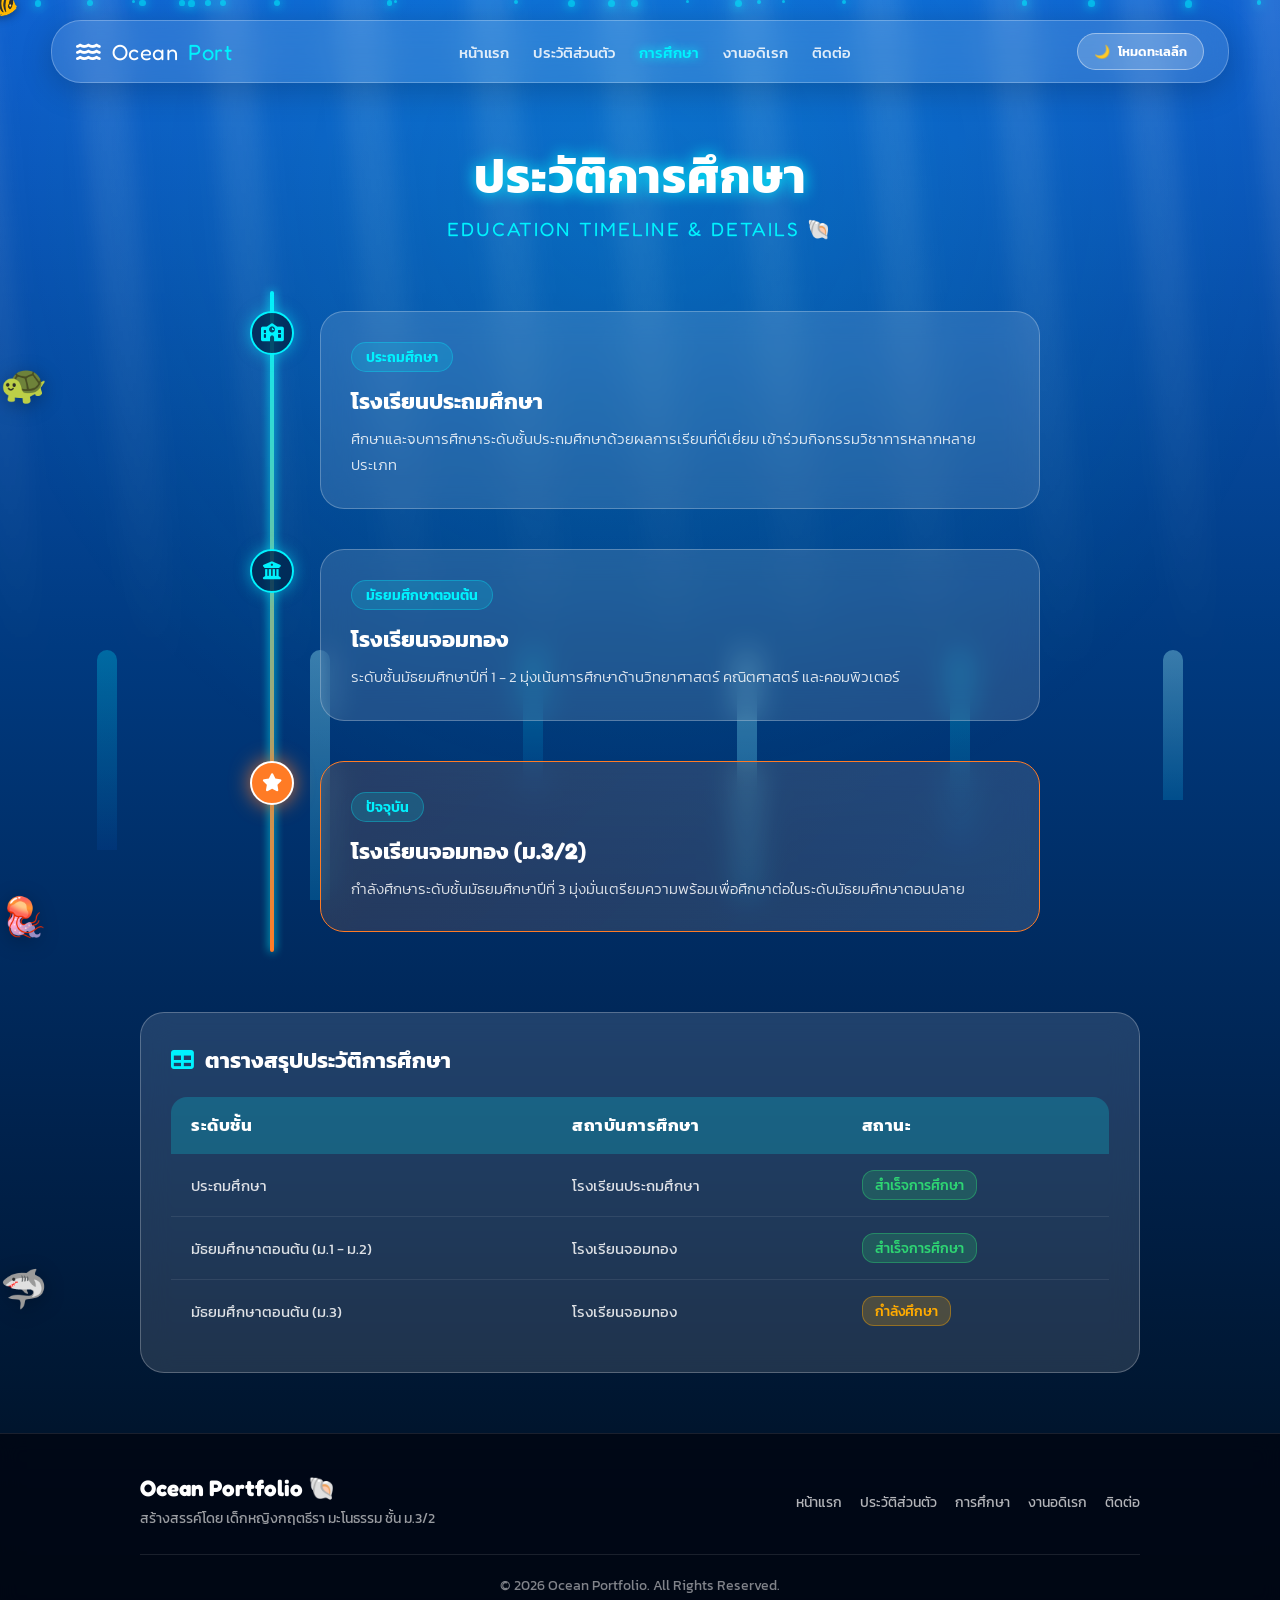
<file: education.html>
<!DOCTYPE html>
<html lang="th">
<head>
    <meta charset="UTF-8">
    <meta name="viewport" content="width=device-width, initial-scale=1.0">
    <title>ประวัติการศึกษา - OCEAN PORTFOLIO</title>
    <!-- FontAwesome Icons -->
    <link rel="stylesheet" href="https://cdnjs.cloudflare.com/ajax/libs/font-awesome/6.4.0/css/all.min.css">
    
    <style>
        /* =========================================================
           GOOGLE FONTS & COLOR VARIABLES
        ========================================================= */
        @import url('https://fonts.googleapis.com/css2?family=Fredoka:wght@400;500;600;700&family=Kanit:ital,wght@0,300;0,400;0,500;0,600;1,300&display=swap');

        :root {
            /* Day Mode Colors (Coral Reef) */
            --bg-gradient-day: linear-gradient(180deg, #1062d1 0%, #003a80 40%, #00224d 70%, #000d1a 100%);
            --panel-bg-day: rgba(255, 255, 255, 0.12);
            --panel-border-day: rgba(255, 255, 255, 0.25);
            --text-main-day: #ffffff;
            --accent-day: #ff7b25; /* Clownfish Orange */
            --cyan-day: #00f2fe;

            /* Night Mode Colors (Deep Sea) */
            --bg-gradient-night: linear-gradient(180deg, #020514 0%, #050b24 35%, #02030a 75%, #000000 100%);
            --panel-bg-night: rgba(8, 20, 45, 0.55);
            --panel-border-night: rgba(0, 242, 254, 0.2);
            --text-main-night: #e0f7fa;
            --accent-night: #a855f7; /* Bioluminescent Purple */
            --cyan-night: #00ffcc;

            --transition-theme: background 0.8s ease, color 0.8s ease, border-color 0.8s ease;
        }

        /* Base Setup */
        * {
            margin: 0;
            padding: 0;
            box-sizing: border-box;
            cursor: none !important; /* Hide default cursor for custom clownfish cursor */
        }

        html {
            scroll-behavior: smooth;
        }

        body {
            font-family: 'Kanit', sans-serif;
            background: var(--bg-gradient-day);
            color: var(--text-main-day);
            overflow-x: hidden;
            min-height: 100vh;
            display: flex;
            flex-direction: column;
            justify-content: space-between;
            transition: var(--transition-theme);
            position: relative;
        }

        body.night-mode {
            background: var(--bg-gradient-night);
            color: var(--text-main-night);
        }

        /* Headings Font Style */
        h1, h2, h3, h4, .logo, .section-header p, .timeline-date {
            font-family: 'Fredoka', 'Kanit', sans-serif;
        }

        /* =========================================================
           ADVANCED OCEAN BACKGROUND LAYER
        ========================================================= */
        .ocean-background-effects {
            position: fixed;
            top: 0;
            left: 0;
            width: 100%;
            height: 100%;
            pointer-events: none;
            z-index: 0;
            overflow: hidden;
        }

        /* 1. Sunlight Rays from Water Surface */
        .sun-rays {
            position: absolute;
            top: -10%;
            left: -10%;
            width: 120%;
            height: 85%;
            background: repeating-linear-gradient(
                85deg,
                rgba(255, 255, 255, 0.12) 0px,
                rgba(255, 255, 255, 0.12) 45px,
                transparent 45px,
                transparent 130px
            );
            filter: blur(10px);
            animation: raysShimmer 7s ease-in-out infinite alternate;
            mask-image: linear-gradient(180deg, rgba(0,0,0,1) 0%, rgba(0,0,0,0) 100%);
            -webkit-mask-image: linear-gradient(180deg, rgba(0,0,0,1) 0%, rgba(0,0,0,0) 100%);
        }

        @keyframes raysShimmer {
            0% { transform: scale(1) rotate(0deg); opacity: 0.5; }
            100% { transform: scale(1.08) rotate(3deg); opacity: 0.95; }
        }

        /* 2. Water Caustics Layer */
        .water-caustics {
            position: absolute;
            top: 0;
            left: 0;
            width: 100%;
            height: 100%;
            background: radial-gradient(circle at 50% 20%, rgba(0, 242, 254, 0.15), transparent 70%);
            animation: causticsPulse 6s ease-in-out infinite alternate;
        }

        @keyframes causticsPulse {
            0% { opacity: 0.3; transform: scale(1); }
            100% { opacity: 0.7; transform: scale(1.1); }
        }

        /* 3. Glowing Bioluminescent Plankton Particles */
        .plankton {
            position: absolute;
            background: #00f2fe;
            border-radius: 50%;
            box-shadow: 0 0 8px #00f2fe, 0 0 15px #00f2fe;
            animation: floatPlankton 10s infinite linear;
            opacity: 0.6;
        }

        body.night-mode .plankton {
            background: #a855f7;
            box-shadow: 0 0 8px #a855f7, 0 0 15px #00ffcc;
        }

        @keyframes floatPlankton {
            0% { transform: translateY(105vh) translateX(0) scale(0.5); opacity: 0; }
            20% { opacity: 0.8; }
            80% { opacity: 0.8; }
            100% { transform: translateY(-10vh) translateX(50px) scale(1.2); opacity: 0; }
        }

        /* 4. Animated Seaweed at Seabed */
        .seaweed-group {
            position: absolute;
            bottom: -10px;
            width: 100%;
            display: flex;
            justify-content: space-around;
            opacity: 0.4;
        }

        .seaweed {
            width: 20px;
            height: 200px;
            background: linear-gradient(0deg, #023e8a, #00b4d8);
            border-radius: 50px 50px 0 0;
            transform-origin: bottom center;
            animation: sway 4s infinite ease-in-out alternate;
        }

        .seaweed:nth-child(2n) {
            height: 260px;
            animation-duration: 5.5s;
            animation-delay: -1.5s;
            background: linear-gradient(0deg, #0077b6, #90e0ef);
        }

        .seaweed:nth-child(3n) {
            height: 150px;
            animation-duration: 3.8s;
            animation-delay: -0.8s;
        }

        @keyframes sway {
            0% { transform: rotate(-14deg) skewX(-6deg); }
            100% { transform: rotate(14deg) skewX(6deg); }
        }

        /* Dynamic Sea Creatures */
        .swimming-fish {
            position: absolute;
            font-size: 38px;
            pointer-events: none;
            z-index: 1;
            animation: swimAcross 22s linear infinite;
            filter: drop-shadow(0 4px 10px rgba(0,0,0,0.3));
        }

        @keyframes swimAcross {
            0% { left: -10%; transform: scaleX(1); }
            50% { transform: scaleX(1) translateY(-25px); }
            50.1% { transform: scaleX(-1) translateY(-25px); }
            100% { left: 110%; transform: scaleX(-1); }
        }

        /* =========================================================
           CUSTOM CLOWNFISH CURSOR & BUBBLE TRAIL
        ========================================================= */
        #customCursor {
            position: fixed;
            top: 0;
            left: 0;
            width: 38px;
            height: 38px;
            font-size: 28px;
            pointer-events: none;
            z-index: 99999;
            transform: translate(-50%, -50%) scaleX(-1);
            transition: transform 0.15s ease-out;
            filter: drop-shadow(0 2px 5px rgba(0,0,0,0.4));
        }

        .cursor-bubble {
            position: fixed;
            pointer-events: none;
            z-index: 99998;
            background: radial-gradient(circle at 30% 30%, rgba(255,255,255,0.9), rgba(0,242,254,0.3));
            border: 1px solid rgba(255, 255, 255, 0.8);
            border-radius: 50%;
            animation: bubbleFade 1s linear forwards;
        }

        @keyframes bubbleFade {
            0% { opacity: 0.8; transform: translate(-50%, -50%) scale(0.4); }
            100% { opacity: 0; transform: translate(-50%, -80px) scale(1.3); }
        }

        .click-bubble {
            position: fixed;
            pointer-events: none;
            z-index: 99997;
            background: radial-gradient(circle at 30% 30%, rgba(255,255,255,0.9), rgba(0,242,254,0.5));
            border: 1px solid #ffffff;
            border-radius: 50%;
            animation: clickSpread 0.8s ease-out forwards;
        }

        @keyframes clickSpread {
            0% { opacity: 1; transform: translate(-50%, -50%) scale(0.2); }
            100% { opacity: 0; transform: translate(var(--dx), var(--dy)) scale(1.2); }
        }

        /* =========================================================
           NAVIGATION BAR
        ========================================================= */
        .site-header {
            position: fixed;
            top: 20px;
            left: 0;
            width: 100%;
            z-index: 1000;
        }

        .navbar {
            width: min(1180px, 92%);
            margin: auto;
            display: flex;
            align-items: center;
            justify-content: space-between;
            padding: 12px 24px;
            border-radius: 30px;
            background: var(--panel-bg-day);
            backdrop-filter: blur(15px);
            border: 1px solid var(--panel-border-day);
            box-shadow: 0 8px 32px rgba(0,0,0,0.2);
            transition: var(--transition-theme);
        }

        body.night-mode .navbar {
            background: var(--panel-bg-night);
            border-color: var(--panel-border-night);
        }

        .logo {
            display: flex;
            align-items: center;
            gap: 10px;
            text-decoration: none;
            color: #fff;
            font-size: 22px;
            letter-spacing: 0.5px;
        }

        .logo span {
            color: var(--cyan-day);
        }

        .nav-links {
            display: flex;
            gap: 24px;
            list-style: none;
        }

        .nav-links a {
            text-decoration: none;
            color: rgba(255, 255, 255, 0.85);
            font-size: 15px;
            font-weight: 500;
            transition: 0.3s;
        }

        .nav-links a:hover, .nav-links a.active {
            color: var(--cyan-day);
            text-shadow: 0 0 10px var(--cyan-day);
        }

        .theme-toggle-btn {
            background: rgba(255,255,255,0.2);
            border: 1px solid rgba(255,255,255,0.4);
            color: #fff;
            padding: 8px 16px;
            border-radius: 20px;
            font-size: 13px;
            font-weight: 600;
            font-family: 'Kanit', sans-serif;
            display: flex;
            align-items: center;
            gap: 8px;
            transition: 0.3s;
        }

        .theme-toggle-btn:hover {
            background: rgba(255,255,255,0.35);
        }

        /* =========================================================
           MAIN CONTAINER & SECTION HEADER
        ========================================================= */
        .page-content {
            width: min(1000px, 90%);
            margin: 140px auto 60px;
            z-index: 10;
            position: relative;
        }

        .section-header {
            text-align: center;
            margin-bottom: 50px;
        }

        .section-header h2 {
            font-size: clamp(32px, 5vw, 48px);
            color: #ffffff;
            text-shadow: 0 0 15px var(--cyan-day);
            letter-spacing: 1px;
        }

        .section-header p {
            font-size: 1.2rem;
            color: var(--cyan-day);
            letter-spacing: 2px;
            text-transform: uppercase;
            margin-top: 5px;
        }

        /* Card Panels */
        .card {
            background: var(--panel-bg-day);
            border: 1px solid var(--panel-border-day);
            backdrop-filter: blur(15px);
            border-radius: 24px;
            padding: 30px;
            transition: var(--transition-theme), transform 0.3s ease, box-shadow 0.3s ease;
        }

        body.night-mode .card {
            background: var(--panel-bg-night);
            border-color: var(--panel-border-night);
        }

        /* =========================================================
           OCEAN TIMELINE (DIVING PATH)
        ========================================================= */
        .timeline {
            position: relative;
            max-width: 800px;
            margin: 0 auto 60px;
            padding: 20px 0;
        }

        .timeline::before {
            content: '';
            position: absolute;
            top: 0;
            left: 30px;
            height: 100%;
            width: 4px;
            background: linear-gradient(180deg, var(--cyan-day) 0%, var(--accent-day) 100%);
            border-radius: 2px;
            box-shadow: 0 0 10px var(--cyan-day);
        }

        .timeline-item {
            position: relative;
            margin-bottom: 40px;
            padding-left: 80px;
        }

        .timeline-item:last-child {
            margin-bottom: 0;
        }

        .timeline-dot {
            position: absolute;
            left: 10px;
            top: 0;
            width: 44px;
            height: 44px;
            border-radius: 50%;
            background: rgba(0, 38, 77, 0.8);
            border: 2px solid var(--cyan-day);
            display: flex;
            align-items: center;
            justify-content: center;
            color: var(--cyan-day);
            font-size: 18px;
            box-shadow: 0 0 15px rgba(0, 242, 254, 0.5);
            z-index: 2;
            transition: transform 0.3s ease;
        }

        .timeline-item:hover .timeline-dot {
            transform: scale(1.2) rotate(10deg);
        }

        .timeline-dot.active {
            background: var(--accent-day);
            border-color: #ffffff;
            color: #ffffff;
            box-shadow: 0 0 20px rgba(255, 123, 37, 0.8);
            animation: pulseGlow 2s infinite alternate;
        }

        body.night-mode .timeline-dot.active {
            background: var(--accent-night);
            box-shadow: 0 0 20px rgba(168, 85, 247, 0.8);
        }

        @keyframes pulseGlow {
            0% { transform: scale(1); }
            100% { transform: scale(1.15); }
        }

        .timeline-content {
            position: relative;
        }

        .timeline-content:hover {
            transform: translateX(10px);
            border-color: var(--cyan-day);
            box-shadow: 0 10px 25px rgba(0, 242, 254, 0.2);
        }

        .timeline-content.active-card {
            border-color: var(--accent-day);
            background: linear-gradient(135deg, rgba(255, 123, 37, 0.15) 0%, var(--panel-bg-day) 100%);
        }

        body.night-mode .timeline-content.active-card {
            border-color: var(--accent-night);
            background: linear-gradient(135deg, rgba(168, 85, 247, 0.2) 0%, var(--panel-bg-night) 100%);
        }

        .timeline-date {
            display: inline-block;
            padding: 4px 14px;
            border-radius: 15px;
            background: rgba(0, 242, 254, 0.15);
            color: var(--cyan-day);
            font-size: 0.85rem;
            font-weight: 600;
            margin-bottom: 12px;
            border: 1px solid rgba(0, 242, 254, 0.3);
        }

        .timeline-content h3 {
            font-size: 1.4rem;
            margin-bottom: 8px;
            color: #ffffff;
        }

        .timeline-content p {
            font-size: 0.95rem;
            color: rgba(255, 255, 255, 0.85);
            line-height: 1.7;
            font-weight: 300;
        }

        /* =========================================================
           STYLED MARINE TABLE
        ========================================================= */
        .table-container {
            margin-top: 50px;
        }

        .table-container h3 {
            font-size: 1.4rem;
            margin-bottom: 20px;
            display: flex;
            align-items: center;
            gap: 12px;
            color: #ffffff;
        }

        .table-container h3 i {
            color: var(--cyan-day);
        }

        .table-wrapper {
            overflow-x: auto;
        }

        .styled-table {
            width: 100%;
            border-collapse: collapse;
            text-align: left;
            border-radius: 16px;
            overflow: hidden;
        }

        .styled-table thead tr {
            background: rgba(0, 242, 254, 0.2);
            color: #ffffff;
            font-family: 'Fredoka', 'Kanit', sans-serif;
            font-size: 1.05rem;
            letter-spacing: 0.5px;
        }

        .styled-table th, .styled-table td {
            padding: 16px 20px;
        }

        .styled-table tbody tr {
            border-bottom: 1px solid rgba(255, 255, 255, 0.08);
            transition: background 0.3s ease;
        }

        .styled-table tbody tr:hover {
            background: rgba(255, 255, 255, 0.1);
        }

        .styled-table tbody tr:last-child {
            border-bottom: none;
        }

        .styled-table td {
            font-size: 0.95rem;
            color: rgba(255, 255, 255, 0.85);
        }

        .badge-status {
            display: inline-block;
            padding: 4px 12px;
            border-radius: 12px;
            font-size: 0.85rem;
            font-weight: 500;
        }

        .badge-success {
            background: rgba(46, 213, 115, 0.2);
            color: #2ed573;
            border: 1px solid rgba(46, 213, 115, 0.4);
        }

        .badge-progress {
            background: rgba(255, 171, 0, 0.2);
            color: #ffab00;
            border: 1px solid rgba(255, 171, 0, 0.4);
        }

        /* =========================================================
           FOOTER AREA
        ========================================================= */
        footer {
            background: rgba(1, 6, 19, 0.85);
            backdrop-filter: blur(10px);
            border-top: 1px solid rgba(255, 255, 255, 0.1);
            padding: 40px 20px 20px;
            margin-top: auto;
            position: relative;
            z-index: 10;
        }

        .footer-container {
            width: min(1000px, 90%);
            margin: auto;
            display: flex;
            justify-content: space-between;
            align-items: center;
            flex-wrap: wrap;
            gap: 20px;
            padding-bottom: 25px;
            border-bottom: 1px solid rgba(255, 255, 255, 0.1);
        }

        .footer-container h3 {
            font-size: 1.4rem;
            color: #fff;
            margin-bottom: 5px;
        }

        .footer-container p {
            font-size: 0.9rem;
            color: rgba(255, 255, 255, 0.6);
        }

        .footer-links {
            display: flex;
            gap: 18px;
            flex-wrap: wrap;
        }

        .footer-links a {
            color: rgba(255, 255, 255, 0.7);
            text-decoration: none;
            font-size: 0.9rem;
            transition: 0.3s;
        }

        .footer-links a:hover {
            color: var(--cyan-day);
        }

        .copyright {
            text-align: center;
            padding-top: 20px;
            font-size: 0.85rem;
            color: rgba(255, 255, 255, 0.5);
        }

        /* Responsive Design */
        @media (max-width: 768px) {
            .nav-links { display: none; }
            .footer-container { flex-direction: column; text-align: center; }
            .page-content { margin-top: 110px; }
            .timeline::before { left: 20px; }
            .timeline-item { padding-left: 60px; }
            .timeline-dot { left: 0; width: 40px; height: 40px; font-size: 16px; }
        }
    </style>
</head>
<body class="day-mode">

    <!-- ADVANCED DYNAMIC OCEAN BACKGROUND -->
    <div class="ocean-background-effects">
        <div class="sun-rays"></div>
        <div class="water-caustics"></div>
        
        <!-- Animated Seaweed at seabed -->
        <div class="seaweed-group">
            <div class="seaweed"></div>
            <div class="seaweed"></div>
            <div class="seaweed"></div>
            <div class="seaweed"></div>
            <div class="seaweed"></div>
            <div class="seaweed"></div>
        </div>

        <!-- Dynamic Plankton Particle Container -->
        <div id="planktonContainer"></div>
    </div>

    <!-- CUSTOM CLOWNFISH CURSOR -->
    <div id="customCursor">🐠</div>

    <!-- BACKGROUND FLOATING CREATURES -->
    <div class="swimming-fish" style="top: 22%; animation-duration: 25s;">🐢</div>
    <div class="swimming-fish" style="top: 55%; animation-duration: 20s; animation-delay: -6s;">🪼</div>
    <div class="swimming-fish" style="top: 78%; animation-duration: 22s; animation-delay: -12s;">🦈</div>

    <!-- NAVIGATION BAR -->
    <header class="site-header">
        <nav class="navbar">
            <a href="index.html" class="logo">
                <i class="fa-solid fa-water"></i> Ocean<span>Port</span>
            </a>
            <ul class="nav-links">
                <li><a href="index.html">หน้าแรก</a></li>
                <li><a href="profile.html">ประวัติส่วนตัว</a></li>
                <li><a href="education.html" class="active">การศึกษา</a></li>
                <li><a href="hobby.html">งานอดิเรก</a></li>
                <li><a href="contact.html">ติดต่อ</a></li>
            </ul>
            <button class="theme-toggle-btn" onclick="toggleTheme()" id="themeBtn">
                <span>🌙</span> <span id="themeText">โหมดทะเลลึก</span>
            </button>
        </nav>
    </header>

    <!-- MAIN PAGE CONTENT -->
    <main class="page-content">
        <div class="section-header">
            <h2>ประวัติการศึกษา</h2>
            <p>Education Timeline & Details 🐚</p>
        </div>

        <!-- TIMELINE SECTION -->
        <div class="timeline">
            <div class="timeline-item">
                <div class="timeline-dot"><i class="fa-solid fa-school"></i></div>
                <div class="timeline-content card">
                    <span class="timeline-date">ประถมศึกษา</span>
                    <h3>โรงเรียนประถมศึกษา</h3>
                    <p>ศึกษาและจบการศึกษาระดับชั้นประถมศึกษาด้วยผลการเรียนที่ดีเยี่ยม เข้าร่วมกิจกรรมวิชาการหลากหลายประเภท</p>
                </div>
            </div>

            <div class="timeline-item">
                <div class="timeline-dot"><i class="fa-solid fa-building-columns"></i></div>
                <div class="timeline-content card">
                    <span class="timeline-date">มัธยมศึกษาตอนต้น</span>
                    <h3>โรงเรียนจอมทอง</h3>
                    <p>ระดับชั้นมัธยมศึกษาปีที่ 1 - 2 มุ่งเน้นการศึกษาด้านวิทยาศาสตร์ คณิตศาสตร์ และคอมพิวเตอร์</p>
                </div>
            </div>

            <div class="timeline-item">
                <div class="timeline-dot active"><i class="fa-solid fa-star"></i></div>
                <div class="timeline-content card active-card">
                    <span class="timeline-date">ปัจจุบัน</span>
                    <h3>โรงเรียนจอมทอง (ม.3/2)</h3>
                    <p>กำลังศึกษาระดับชั้นมัธยมศึกษาปีที่ 3 มุ่งมั่นเตรียมความพร้อมเพื่อศึกษาต่อในระดับมัธยมศึกษาตอนปลาย</p>
                </div>
            </div>
        </div>

        <!-- TABLE SECTION -->
        <div class="table-container card">
            <h3><i class="fa-solid fa-table"></i> ตารางสรุปประวัติการศึกษา</h3>
            <div class="table-wrapper">
                <table class="styled-table">
                    <thead>
                        <tr>
                            <th>ระดับชั้น</th>
                            <th>สถาบันการศึกษา</th>
                            <th>สถานะ</th>
                        </tr>
                    </thead>
                    <tbody>
                        <tr>
                            <td>ประถมศึกษา</td>
                            <td>โรงเรียนประถมศึกษา</td>
                            <td><span class="badge-status badge-success">สำเร็จการศึกษา</span></td>
                        </tr>
                        <tr>
                            <td>มัธยมศึกษาตอนต้น (ม.1 - ม.2)</td>
                            <td>โรงเรียนจอมทอง</td>
                            <td><span class="badge-status badge-success">สำเร็จการศึกษา</span></td>
                        </tr>
                        <tr>
                            <td>มัธยมศึกษาตอนต้น (ม.3)</td>
                            <td>โรงเรียนจอมทอง</td>
                            <td><span class="badge-status badge-progress">กำลังศึกษา</span></td>
                        </tr>
                    </tbody>
                </table>
            </div>
        </div>
    </main>

    <!-- FOOTER -->
    <footer>
        <div class="footer-container">
            <div>
                <h3>Ocean Portfolio 🐚</h3>
                <p>สร้างสรรค์โดย เด็กหญิงกฤตธีรา มะโนธรรม ชั้น ม.3/2</p>
            </div>
            <div class="footer-links">
                <a href="index.html">หน้าแรก</a>
                <a href="profile.html">ประวัติส่วนตัว</a>
                <a href="education.html">การศึกษา</a>
                <a href="hobby.html">งานอดิเรก</a>
                <a href="contact.html">ติดต่อ</a>
            </div>
        </div>
        <div class="copyright">
            <p>&copy; 2026 Ocean Portfolio. All Rights Reserved.</p>
        </div>
    </footer>

    <!-- JAVASCRIPT LOGIC -->
    <script>
        /* Generate Glowing Plankton Particles Dynamic Floating */
        const planktonContainer = document.getElementById('planktonContainer');
        for (let i = 0; i < 25; i++) {
            const plankton = document.createElement('div');
            plankton.className = 'plankton';
            const size = Math.random() * 5 + 3;
            plankton.style.width = size + 'px';
            plankton.style.height = size + 'px';
            plankton.style.left = Math.random() * 100 + '%';
            plankton.style.animationDuration = (Math.random() * 8 + 6) + 's';
            plankton.style.animationDelay = (Math.random() * 6) + 's';
            planktonContainer.appendChild(plankton);
        }

        /* Custom Cursor Movement */
        const cursor = document.getElementById("customCursor");
        let lastX = 0;

        document.addEventListener("mousemove", (e) => {
            cursor.style.left = e.clientX + "px";
            cursor.style.top = e.clientY + "px";

            if (e.clientX < lastX) {
                cursor.style.transform = "translate(-50%, -50%) scaleX(1)";
            } else if (e.clientX > lastX) {
                cursor.style.transform = "translate(-50%, -50%) scaleX(-1)";
            }
            lastX = e.clientX;

            if (Math.random() < 0.2) {
                createCursorBubble(e.clientX, e.clientY);
            }
        });

        function createCursorBubble(x, y) {
            const bubble = document.createElement("div");
            bubble.className = "cursor-bubble";
            const size = Math.random() * 12 + 6;
            bubble.style.width = size + "px";
            bubble.style.height = size + "px";
            bubble.style.left = x + "px";
            bubble.style.top = y + "px";
            document.body.appendChild(bubble);
            setTimeout(() => bubble.remove(), 1000);
        }

        /* Click Spread Bubbles */
        document.addEventListener("click", (e) => {
            for (let i = 0; i < 6; i++) {
                const bubble = document.createElement("div");
                bubble.className = "click-bubble";
                const size = Math.random() * 14 + 6;
                bubble.style.width = size + "px";
                bubble.style.height = size + "px";
                bubble.style.left = e.clientX + "px";
                bubble.style.top = e.clientY + "px";
                
                const angle = Math.random() * Math.PI * 2;
                const dist = Math.random() * 50 + 20;
                bubble.style.setProperty("--dx", (Math.cos(angle) * dist) + "px");
                bubble.style.setProperty("--dy", (Math.sin(angle) * dist) + "px");
                
                document.body.appendChild(bubble);
                setTimeout(() => bubble.remove(), 800);
            }
        });

        /* Theme Toggle Function */
        function toggleTheme() {
            const body = document.body;
            const themeBtnText = document.getElementById("themeText");

            body.classList.toggle("night-mode");

            if (body.classList.contains("night-mode")) {
                themeBtnText.textContent = "โหมดกลางวัน";
            } else {
                themeBtnText.textContent = "โหมดทะเลลึก";
            }
        }
    </script>
</body>
</html>
</file>
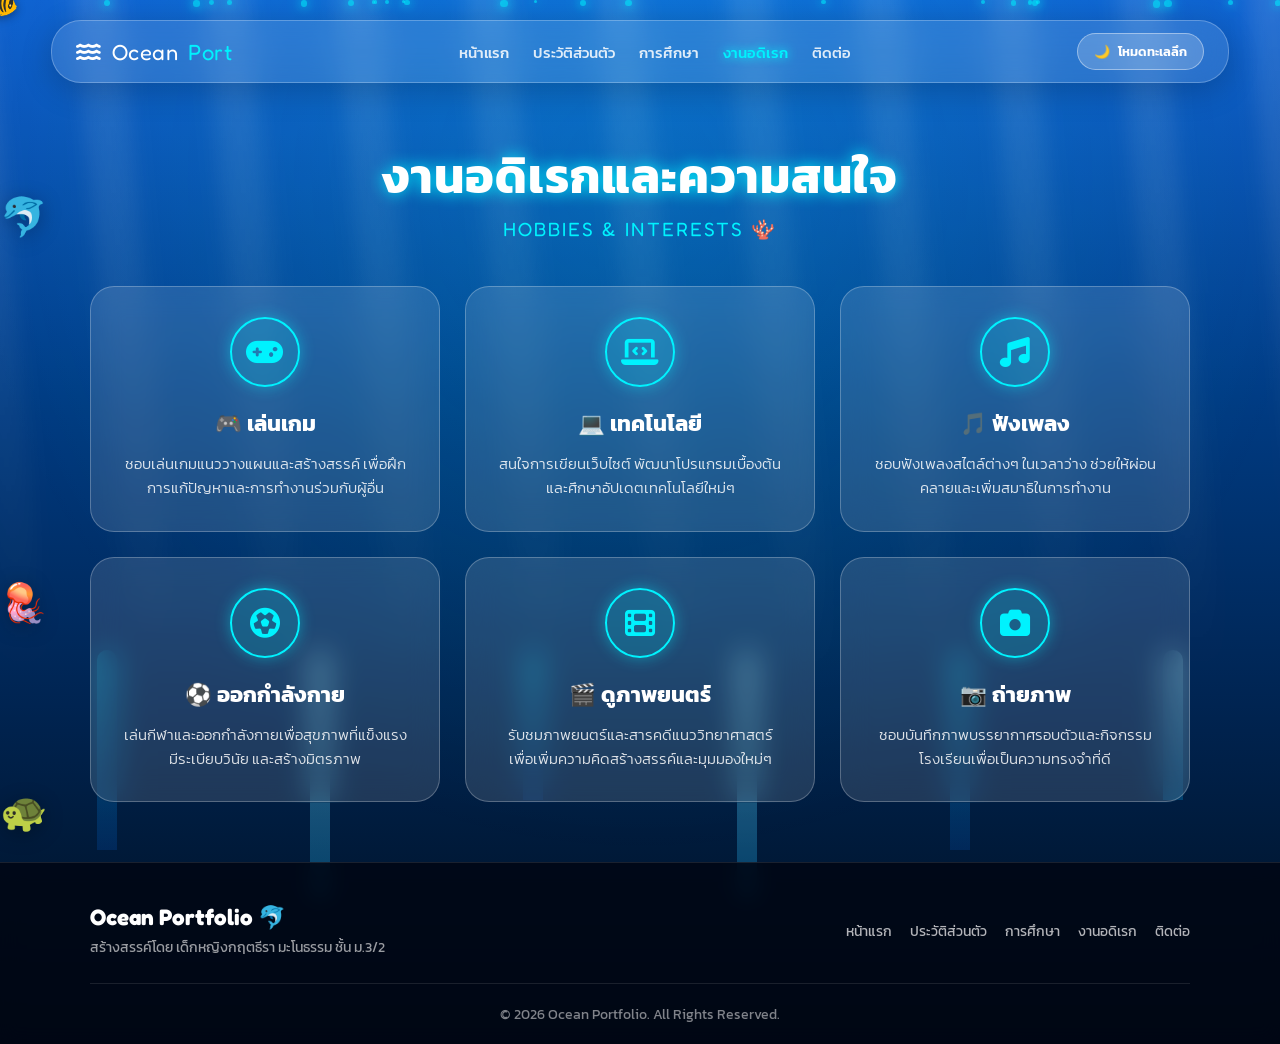
<file: hobby.html>
<!DOCTYPE html>
<html lang="th">
<head>
    <meta charset="UTF-8">
    <meta name="viewport" content="width=device-width, initial-scale=1.0">
    <title>งานอดิเรก - OCEAN PORTFOLIO</title>
    <!-- FontAwesome Icons -->
    <link rel="stylesheet" href="https://cdnjs.cloudflare.com/ajax/libs/font-awesome/6.4.0/css/all.min.css">
    
    <style>
        /* =========================================================
           GOOGLE FONTS & COLOR VARIABLES
        ========================================================= */
        @import url('https://fonts.googleapis.com/css2?family=Fredoka:wght@400;500;600;700&family=Kanit:ital,wght@0,300;0,400;0,500;0,600;1,300&display=swap');

        :root {
            /* Day Mode Colors (Coral Reef) */
            --bg-gradient-day: linear-gradient(180deg, #1062d1 0%, #003a80 40%, #00224d 70%, #000d1a 100%);
            --panel-bg-day: rgba(255, 255, 255, 0.12);
            --panel-border-day: rgba(255, 255, 255, 0.25);
            --text-main-day: #ffffff;
            --accent-day: #ff7b25; /* Clownfish Orange */
            --cyan-day: #00f2fe;

            /* Night Mode Colors (Deep Sea) */
            --bg-gradient-night: linear-gradient(180deg, #020514 0%, #050b24 35%, #02030a 75%, #000000 100%);
            --panel-bg-night: rgba(8, 20, 45, 0.55);
            --panel-border-night: rgba(0, 242, 254, 0.2);
            --text-main-night: #e0f7fa;
            --accent-night: #a855f7; /* Bioluminescent Purple */
            --cyan-night: #00ffcc;

            --transition-theme: background 0.8s ease, color 0.8s ease, border-color 0.8s ease;
        }

        /* Base Setup */
        * {
            margin: 0;
            padding: 0;
            box-sizing: border-box;
            cursor: none !important; /* Hide default cursor for custom clownfish cursor */
        }

        html {
            scroll-behavior: smooth;
        }

        body {
            font-family: 'Kanit', sans-serif;
            background: var(--bg-gradient-day);
            color: var(--text-main-day);
            overflow-x: hidden;
            min-height: 100vh;
            display: flex;
            flex-direction: column;
            justify-content: space-between;
            transition: var(--transition-theme);
            position: relative;
        }

        body.night-mode {
            background: var(--bg-gradient-night);
            color: var(--text-main-night);
        }

        /* Headings Font Style */
        h1, h2, h3, h4, .logo, .section-header p {
            font-family: 'Fredoka', 'Kanit', sans-serif;
        }

        /* =========================================================
           ADVANCED OCEAN BACKGROUND LAYER
        ========================================================= */
        .ocean-background-effects {
            position: fixed;
            top: 0;
            left: 0;
            width: 100%;
            height: 100%;
            pointer-events: none;
            z-index: 0;
            overflow: hidden;
        }

        /* 1. Sunlight Rays from Water Surface */
        .sun-rays {
            position: absolute;
            top: -10%;
            left: -10%;
            width: 120%;
            height: 85%;
            background: repeating-linear-gradient(
                85deg,
                rgba(255, 255, 255, 0.12) 0px,
                rgba(255, 255, 255, 0.12) 45px,
                transparent 45px,
                transparent 130px
            );
            filter: blur(10px);
            animation: raysShimmer 7s ease-in-out infinite alternate;
            mask-image: linear-gradient(180deg, rgba(0,0,0,1) 0%, rgba(0,0,0,0) 100%);
            -webkit-mask-image: linear-gradient(180deg, rgba(0,0,0,1) 0%, rgba(0,0,0,0) 100%);
        }

        @keyframes raysShimmer {
            0% { transform: scale(1) rotate(0deg); opacity: 0.5; }
            100% { transform: scale(1.08) rotate(3deg); opacity: 0.95; }
        }

        /* 2. Water Caustics Layer */
        .water-caustics {
            position: absolute;
            top: 0;
            left: 0;
            width: 100%;
            height: 100%;
            background: radial-gradient(circle at 50% 20%, rgba(0, 242, 254, 0.15), transparent 70%);
            animation: causticsPulse 6s ease-in-out infinite alternate;
        }

        @keyframes causticsPulse {
            0% { opacity: 0.3; transform: scale(1); }
            100% { opacity: 0.7; transform: scale(1.1); }
        }

        /* 3. Glowing Bioluminescent Plankton Particles */
        .plankton {
            position: absolute;
            background: #00f2fe;
            border-radius: 50%;
            box-shadow: 0 0 8px #00f2fe, 0 0 15px #00f2fe;
            animation: floatPlankton 10s infinite linear;
            opacity: 0.6;
        }

        body.night-mode .plankton {
            background: #a855f7;
            box-shadow: 0 0 8px #a855f7, 0 0 15px #00ffcc;
        }

        @keyframes floatPlankton {
            0% { transform: translateY(105vh) translateX(0) scale(0.5); opacity: 0; }
            20% { opacity: 0.8; }
            80% { opacity: 0.8; }
            100% { transform: translateY(-10vh) translateX(50px) scale(1.2); opacity: 0; }
        }

        /* 4. Animated Seaweed at Seabed */
        .seaweed-group {
            position: absolute;
            bottom: -10px;
            width: 100%;
            display: flex;
            justify-content: space-around;
            opacity: 0.4;
        }

        .seaweed {
            width: 20px;
            height: 200px;
            background: linear-gradient(0deg, #023e8a, #00b4d8);
            border-radius: 50px 50px 0 0;
            transform-origin: bottom center;
            animation: sway 4s infinite ease-in-out alternate;
        }

        .seaweed:nth-child(2n) {
            height: 260px;
            animation-duration: 5.5s;
            animation-delay: -1.5s;
            background: linear-gradient(0deg, #0077b6, #90e0ef);
        }

        .seaweed:nth-child(3n) {
            height: 150px;
            animation-duration: 3.8s;
            animation-delay: -0.8s;
        }

        @keyframes sway {
            0% { transform: rotate(-14deg) skewX(-6deg); }
            100% { transform: rotate(14deg) skewX(6deg); }
        }

        /* Dynamic Sea Creatures */
        .swimming-fish {
            position: absolute;
            font-size: 38px;
            pointer-events: none;
            z-index: 1;
            animation: swimAcross 22s linear infinite;
            filter: drop-shadow(0 4px 10px rgba(0,0,0,0.3));
        }

        @keyframes swimAcross {
            0% { left: -10%; transform: scaleX(1); }
            50% { transform: scaleX(1) translateY(-25px); }
            50.1% { transform: scaleX(-1) translateY(-25px); }
            100% { left: 110%; transform: scaleX(-1); }
        }

        /* =========================================================
           CUSTOM CLOWNFISH CURSOR & BUBBLE TRAIL
        ========================================================= */
        #customCursor {
            position: fixed;
            top: 0;
            left: 0;
            width: 38px;
            height: 38px;
            font-size: 28px;
            pointer-events: none;
            z-index: 99999;
            transform: translate(-50%, -50%) scaleX(-1);
            transition: transform 0.15s ease-out;
            filter: drop-shadow(0 2px 5px rgba(0,0,0,0.4));
        }

        .cursor-bubble {
            position: fixed;
            pointer-events: none;
            z-index: 99998;
            background: radial-gradient(circle at 30% 30%, rgba(255,255,255,0.9), rgba(0,242,254,0.3));
            border: 1px solid rgba(255, 255, 255, 0.8);
            border-radius: 50%;
            animation: bubbleFade 1s linear forwards;
        }

        @keyframes bubbleFade {
            0% { opacity: 0.8; transform: translate(-50%, -50%) scale(0.4); }
            100% { opacity: 0; transform: translate(-50%, -80px) scale(1.3); }
        }

        .click-bubble {
            position: fixed;
            pointer-events: none;
            z-index: 99997;
            background: radial-gradient(circle at 30% 30%, rgba(255,255,255,0.9), rgba(0,242,254,0.5));
            border: 1px solid #ffffff;
            border-radius: 50%;
            animation: clickSpread 0.8s ease-out forwards;
        }

        @keyframes clickSpread {
            0% { opacity: 1; transform: translate(-50%, -50%) scale(0.2); }
            100% { opacity: 0; transform: translate(var(--dx), var(--dy)) scale(1.2); }
        }

        /* =========================================================
           NAVIGATION BAR
        ========================================================= */
        .site-header {
            position: fixed;
            top: 20px;
            left: 0;
            width: 100%;
            z-index: 1000;
        }

        .navbar {
            width: min(1180px, 92%);
            margin: auto;
            display: flex;
            align-items: center;
            justify-content: space-between;
            padding: 12px 24px;
            border-radius: 30px;
            background: var(--panel-bg-day);
            backdrop-filter: blur(15px);
            border: 1px solid var(--panel-border-day);
            box-shadow: 0 8px 32px rgba(0,0,0,0.2);
            transition: var(--transition-theme);
        }

        body.night-mode .navbar {
            background: var(--panel-bg-night);
            border-color: var(--panel-border-night);
        }

        .logo {
            display: flex;
            align-items: center;
            gap: 10px;
            text-decoration: none;
            color: #fff;
            font-size: 22px;
            letter-spacing: 0.5px;
        }

        .logo span {
            color: var(--cyan-day);
        }

        .nav-links {
            display: flex;
            gap: 24px;
            list-style: none;
        }

        .nav-links a {
            text-decoration: none;
            color: rgba(255, 255, 255, 0.85);
            font-size: 15px;
            font-weight: 500;
            transition: 0.3s;
        }

        .nav-links a:hover, .nav-links a.active {
            color: var(--cyan-day);
            text-shadow: 0 0 10px var(--cyan-day);
        }

        .theme-toggle-btn {
            background: rgba(255,255,255,0.2);
            border: 1px solid rgba(255,255,255,0.4);
            color: #fff;
            padding: 8px 16px;
            border-radius: 20px;
            font-size: 13px;
            font-weight: 600;
            font-family: 'Kanit', sans-serif;
            display: flex;
            align-items: center;
            gap: 8px;
            transition: 0.3s;
        }

        .theme-toggle-btn:hover {
            background: rgba(255,255,255,0.35);
        }

        /* =========================================================
           MAIN CONTAINER & PAGE CONTENT
        ========================================================= */
        .page-content {
            width: min(1100px, 90%);
            margin: 140px auto 60px;
            z-index: 10;
            position: relative;
        }

        .section-header {
            text-align: center;
            margin-bottom: 45px;
        }

        .section-header h2 {
            font-size: clamp(32px, 5vw, 48px);
            color: #ffffff;
            text-shadow: 0 0 15px var(--cyan-day);
            letter-spacing: 1px;
        }

        .section-header p {
            font-size: 1.2rem;
            color: var(--cyan-day);
            letter-spacing: 2px;
            text-transform: uppercase;
            margin-top: 5px;
        }

        /* Card Panels & Hobbies Grid */
        .grid-3 {
            display: grid;
            grid-template-columns: repeat(auto-fit, minmax(300px, 1fr));
            gap: 25px;
        }

        .card {
            background: var(--panel-bg-day);
            border: 1px solid var(--panel-border-day);
            backdrop-filter: blur(15px);
            border-radius: 24px;
            padding: 30px;
            transition: var(--transition-theme), transform 0.3s ease, box-shadow 0.3s ease;
        }

        body.night-mode .card {
            background: var(--panel-bg-night);
            border-color: var(--panel-border-night);
        }

        .hobby-card {
            text-align: center;
            display: flex;
            flex-direction: column;
            align-items: center;
            justify-content: flex-start;
            position: relative;
            overflow: hidden;
        }

        .hobby-card:hover {
            transform: translateY(-10px);
            box-shadow: 0 12px 30px rgba(0, 242, 254, 0.3);
            border-color: var(--cyan-day);
        }

        .hobby-icon {
            width: 70px;
            height: 70px;
            border-radius: 50%;
            background: rgba(0, 242, 254, 0.15);
            border: 2px solid var(--cyan-day);
            display: flex;
            align-items: center;
            justify-content: center;
            font-size: 30px;
            color: var(--cyan-day);
            margin-bottom: 20px;
            box-shadow: 0 0 15px rgba(0, 242, 254, 0.4);
            transition: transform 0.3s ease, background 0.3s ease;
        }

        .hobby-card:hover .hobby-icon {
            transform: scale(1.15) rotate(8deg);
            background: rgba(0, 242, 254, 0.3);
            color: #ffffff;
        }

        .hobby-card h3 {
            font-size: 1.35rem;
            margin-bottom: 12px;
            color: #ffffff;
        }

        .hobby-card p {
            font-size: 0.95rem;
            color: rgba(255, 255, 255, 0.85);
            line-height: 1.6;
            font-weight: 300;
        }

        /* =========================================================
           FOOTER AREA
        ========================================================= */
        footer {
            background: rgba(1, 6, 19, 0.85);
            backdrop-filter: blur(10px);
            border-top: 1px solid rgba(255, 255, 255, 0.1);
            padding: 40px 20px 20px;
            margin-top: auto;
            position: relative;
            z-index: 10;
        }

        .footer-container {
            width: min(1100px, 90%);
            margin: auto;
            display: flex;
            justify-content: space-between;
            align-items: center;
            flex-wrap: wrap;
            gap: 20px;
            padding-bottom: 25px;
            border-bottom: 1px solid rgba(255, 255, 255, 0.1);
        }

        .footer-container h3 {
            font-size: 1.4rem;
            color: #fff;
            margin-bottom: 5px;
        }

        .footer-container p {
            font-size: 0.9rem;
            color: rgba(255, 255, 255, 0.6);
        }

        .footer-links {
            display: flex;
            gap: 18px;
            flex-wrap: wrap;
        }

        .footer-links a {
            color: rgba(255, 255, 255, 0.7);
            text-decoration: none;
            font-size: 0.9rem;
            transition: 0.3s;
        }

        .footer-links a:hover {
            color: var(--cyan-day);
        }

        .copyright {
            text-align: center;
            padding-top: 20px;
            font-size: 0.85rem;
            color: rgba(255, 255, 255, 0.5);
        }

        /* Responsive Design */
        @media (max-width: 768px) {
            .nav-links { display: none; }
            .footer-container { flex-direction: column; text-align: center; }
            .page-content { margin-top: 110px; }
        }
    </style>
</head>
<body class="day-mode">

    <!-- ADVANCED DYNAMIC OCEAN BACKGROUND -->
    <div class="ocean-background-effects">
        <div class="sun-rays"></div>
        <div class="water-caustics"></div>
        
        <!-- Animated Seaweed at seabed -->
        <div class="seaweed-group">
            <div class="seaweed"></div>
            <div class="seaweed"></div>
            <div class="seaweed"></div>
            <div class="seaweed"></div>
            <div class="seaweed"></div>
            <div class="seaweed"></div>
        </div>

        <!-- Dynamic Plankton Particle Container -->
        <div id="planktonContainer"></div>
    </div>

    <!-- CUSTOM CLOWNFISH CURSOR -->
    <div id="customCursor">🐠</div>

    <!-- BACKGROUND FLOATING CREATURES -->
    <div class="swimming-fish" style="top: 18%;">🐬</div>
    <div class="swimming-fish" style="top: 55%; animation-duration: 22s; animation-delay: -5s;">🪼</div>
    <div class="swimming-fish" style="top: 75%; animation-duration: 26s; animation-delay: -10s;">🐢</div>

    <!-- NAVIGATION BAR -->
    <header class="site-header">
        <nav class="navbar">
            <a href="index.html" class="logo">
                <i class="fa-solid fa-water"></i> Ocean<span>Port</span>
            </a>
            <ul class="nav-links">
                <li><a href="index.html">หน้าแรก</a></li>
                <li><a href="profile.html">ประวัติส่วนตัว</a></li>
                <li><a href="education.html">การศึกษา</a></li>
                <li><a href="hobby.html" class="active">งานอดิเรก</a></li>
                <li><a href="contact.html">ติดต่อ</a></li>
            </ul>
            <button class="theme-toggle-btn" onclick="toggleTheme()" id="themeBtn">
                <span>🌙</span> <span id="themeText">โหมดทะเลลึก</span>
            </button>
        </nav>
    </header>

    <!-- MAIN PAGE CONTENT -->
    <main class="page-content">
        <div class="section-header">
            <h2>งานอดิเรกและความสนใจ</h2>
            <p>Hobbies & Interests 🪸</p>
        </div>

        <div class="grid-3">
            <div class="card hobby-card">
                <div class="hobby-icon"><i class="fa-solid fa-gamepad"></i></div>
                <h3>🎮 เล่นเกม</h3>
                <p>ชอบเล่นเกมแนววางแผนและสร้างสรรค์ เพื่อฝึกการแก้ปัญหาและการทำงานร่วมกับผู้อื่น</p>
            </div>

            <div class="card hobby-card">
                <div class="hobby-icon"><i class="fa-solid fa-laptop-code"></i></div>
                <h3>💻 เทคโนโลยี</h3>
                <p>สนใจการเขียนเว็บไซต์ พัฒนาโปรแกรมเบื้องต้น และศึกษาอัปเดตเทคโนโลยีใหม่ๆ</p>
            </div>

            <div class="card hobby-card">
                <div class="hobby-icon"><i class="fa-solid fa-music"></i></div>
                <h3>🎵 ฟังเพลง</h3>
                <p>ชอบฟังเพลงสไตล์ต่างๆ ในเวลาว่าง ช่วยให้ผ่อนคลายและเพิ่มสมาธิในการทำงาน</p>
            </div>

            <div class="card hobby-card">
                <div class="hobby-icon"><i class="fa-solid fa-futbol"></i></div>
                <h3>⚽ ออกกำลังกาย</h3>
                <p>เล่นกีฬาและออกกำลังกายเพื่อสุขภาพที่แข็งแรง มีระเบียบวินัย และสร้างมิตรภาพ</p>
            </div>

            <div class="card hobby-card">
                <div class="hobby-icon"><i class="fa-solid fa-film"></i></div>
                <h3>🎬 ดูภาพยนตร์</h3>
                <p>รับชมภาพยนตร์และสารคดีแนววิทยาศาสตร์ เพื่อเพิ่มความคิดสร้างสรรค์และมุมมองใหม่ๆ</p>
            </div>

            <div class="card hobby-card">
                <div class="hobby-icon"><i class="fa-solid fa-camera"></i></div>
                <h3>📷 ถ่ายภาพ</h3>
                <p>ชอบบันทึกภาพบรรยากาศรอบตัวและกิจกรรมโรงเรียนเพื่อเป็นความทรงจำที่ดี</p>
            </div>
        </div>
    </main>

    <!-- FOOTER -->
    <footer>
        <div class="footer-container">
            <div>
                <h3>Ocean Portfolio 🐬</h3>
                <p>สร้างสรรค์โดย เด็กหญิงกฤตธีรา มะโนธรรม ชั้น ม.3/2</p>
            </div>
            <div class="footer-links">
                <a href="index.html">หน้าแรก</a>
                <a href="profile.html">ประวัติส่วนตัว</a>
                <a href="education.html">การศึกษา</a>
                <a href="hobby.html">งานอดิเรก</a>
                <a href="contact.html">ติดต่อ</a>
            </div>
        </div>
        <div class="copyright">
            <p>&copy; 2026 Ocean Portfolio. All Rights Reserved.</p>
        </div>
    </footer>

    <!-- JAVASCRIPT LOGIC -->
    <script>
        /* Generate Glowing Plankton Particles Dynamic Floating */
        const planktonContainer = document.getElementById('planktonContainer');
        for (let i = 0; i < 25; i++) {
            const plankton = document.createElement('div');
            plankton.className = 'plankton';
            const size = Math.random() * 5 + 3;
            plankton.style.width = size + 'px';
            plankton.style.height = size + 'px';
            plankton.style.left = Math.random() * 100 + '%';
            plankton.style.animationDuration = (Math.random() * 8 + 6) + 's';
            plankton.style.animationDelay = (Math.random() * 6) + 's';
            planktonContainer.appendChild(plankton);
        }

        /* Custom Cursor Movement */
        const cursor = document.getElementById("customCursor");
        let lastX = 0;

        document.addEventListener("mousemove", (e) => {
            cursor.style.left = e.clientX + "px";
            cursor.style.top = e.clientY + "px";

            if (e.clientX < lastX) {
                cursor.style.transform = "translate(-50%, -50%) scaleX(1)";
            } else if (e.clientX > lastX) {
                cursor.style.transform = "translate(-50%, -50%) scaleX(-1)";
            }
            lastX = e.clientX;

            if (Math.random() < 0.2) {
                createCursorBubble(e.clientX, e.clientY);
            }
        });

        function createCursorBubble(x, y) {
            const bubble = document.createElement("div");
            bubble.className = "cursor-bubble";
            const size = Math.random() * 12 + 6;
            bubble.style.width = size + "px";
            bubble.style.height = size + "px";
            bubble.style.left = x + "px";
            bubble.style.top = y + "px";
            document.body.appendChild(bubble);
            setTimeout(() => bubble.remove(), 1000);
        }

        /* Click Spread Bubbles */
        document.addEventListener("click", (e) => {
            for (let i = 0; i < 6; i++) {
                const bubble = document.createElement("div");
                bubble.className = "click-bubble";
                const size = Math.random() * 14 + 6;
                bubble.style.width = size + "px";
                bubble.style.height = size + "px";
                bubble.style.left = e.clientX + "px";
                bubble.style.top = e.clientY + "px";
                
                const angle = Math.random() * Math.PI * 2;
                const dist = Math.random() * 50 + 20;
                bubble.style.setProperty("--dx", (Math.cos(angle) * dist) + "px");
                bubble.style.setProperty("--dy", (Math.sin(angle) * dist) + "px");
                
                document.body.appendChild(bubble);
                setTimeout(() => bubble.remove(), 800);
            }
        });

        /* Theme Toggle Function */
        function toggleTheme() {
            const body = document.body;
            const themeBtnText = document.getElementById("themeText");

            body.classList.toggle("night-mode");

            if (body.classList.contains("night-mode")) {
                themeBtnText.textContent = "โหมดกลางวัน";
            } else {
                themeBtnText.textContent = "โหมดทะเลลึก";
            }
        }
    </script>
</body>
</html>
</file>
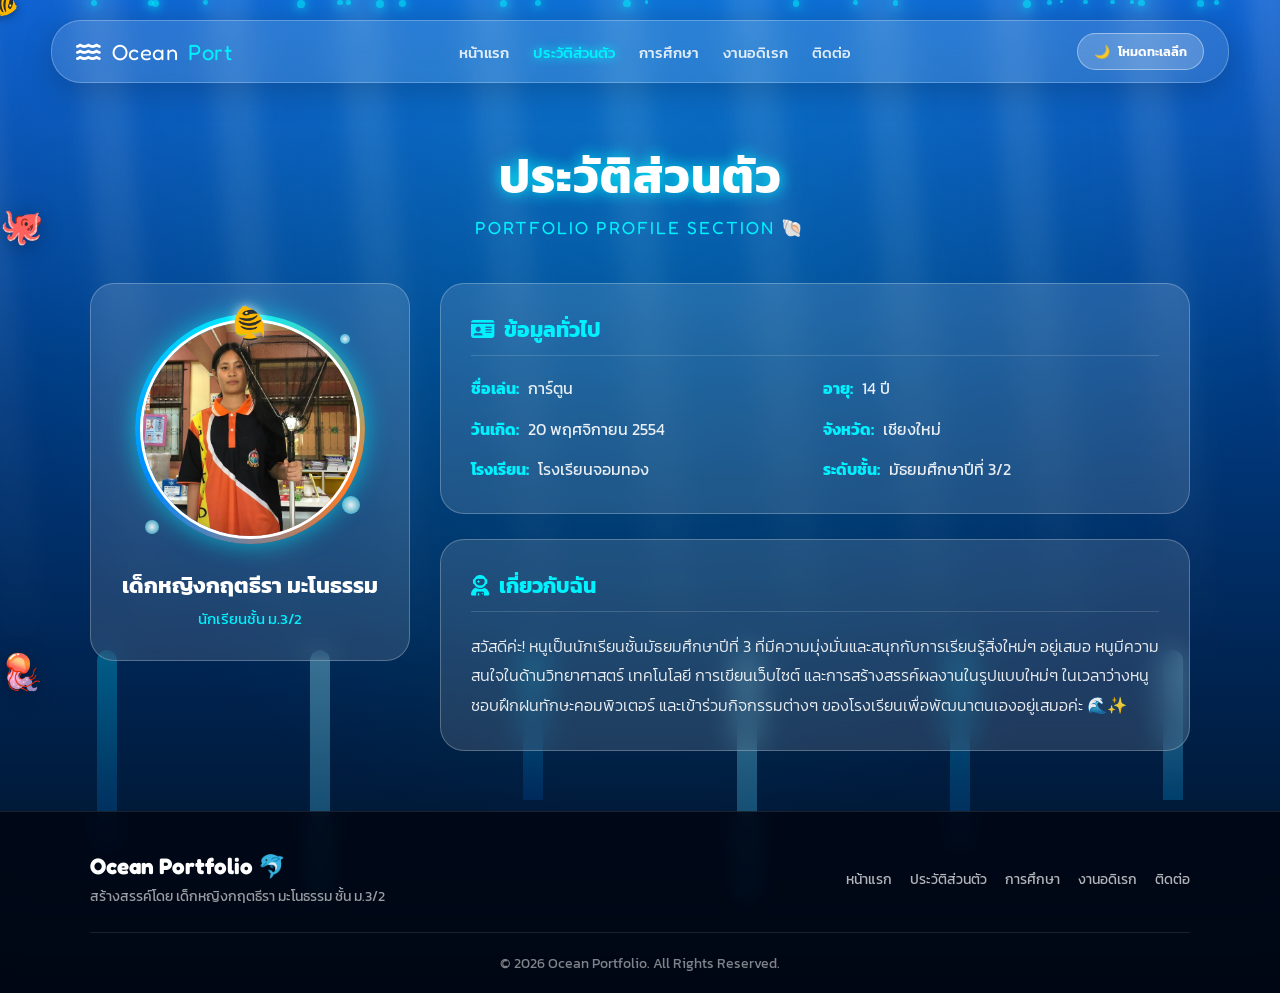
<file: profile.html>
<!DOCTYPE html>
<html lang="th">
<head>
    <meta charset="UTF-8">
    <meta name="viewport" content="width=device-width, initial-scale=1.0">
    <title>ประวัติส่วนตัว - OCEAN PORTFOLIO</title>
    <!-- FontAwesome Icons -->
    <link rel="stylesheet" href="https://cdnjs.cloudflare.com/ajax/libs/font-awesome/6.4.0/css/all.min.css">
    
    <style>
        /* =========================================================
           GOOGLE FONTS & COLOR VARIABLES
        ========================================================= */
        @import url('https://fonts.googleapis.com/css2?family=Fredoka:wght@400;500;600;700&family=Kanit:ital,wght@0,300;0,400;0,500;0,600;1,300&display=swap');

        :root {
            /* Day Mode Colors (Coral Reef) */
            --bg-gradient-day: linear-gradient(180deg, #1062d1 0%, #003a80 40%, #00224d 70%, #000d1a 100%);
            --panel-bg-day: rgba(255, 255, 255, 0.12);
            --panel-border-day: rgba(255, 255, 255, 0.25);
            --text-main-day: #ffffff;
            --accent-day: #ff7b25; /* Clownfish Orange */
            --cyan-day: #00f2fe;

            /* Night Mode Colors (Deep Sea) */
            --bg-gradient-night: linear-gradient(180deg, #020514 0%, #050b24 35%, #02030a 75%, #000000 100%);
            --panel-bg-night: rgba(8, 20, 45, 0.55);
            --panel-border-night: rgba(0, 242, 254, 0.2);
            --text-main-night: #e0f7fa;
            --accent-night: #a855f7; /* Bioluminescent Purple */
            --cyan-night: #00ffcc;

            --transition-theme: background 0.8s ease, color 0.8s ease, border-color 0.8s ease;
        }

        /* Base Setup */
        * {
            margin: 0;
            padding: 0;
            box-sizing: border-box;
            cursor: none !important; /* Hide default cursor */
        }

        html {
            scroll-behavior: smooth;
        }

        body {
            font-family: 'Kanit', sans-serif;
            background: var(--bg-gradient-day);
            color: var(--text-main-day);
            overflow-x: hidden;
            min-height: 100vh;
            display: flex;
            flex-direction: column;
            justify-content: space-between;
            transition: var(--transition-theme);
            position: relative;
        }

        body.night-mode {
            background: var(--bg-gradient-night);
            color: var(--text-main-night);
        }

        /* Headings Font Style */
        h1, h2, h3, h4, .logo, .section-header p {
            font-family: 'Fredoka', 'Kanit', sans-serif;
        }

        /* =========================================================
           ADVANCED OCEAN BACKGROUND LAYER
        ========================================================= */
        .ocean-background-effects {
            position: fixed;
            top: 0;
            left: 0;
            width: 100%;
            height: 100%;
            pointer-events: none;
            z-index: 0;
            overflow: hidden;
        }

        /* 1. Sunlight Rays from Water Surface */
        .sun-rays {
            position: absolute;
            top: -10%;
            left: -10%;
            width: 120%;
            height: 85%;
            background: repeating-linear-gradient(
                85deg,
                rgba(255, 255, 255, 0.12) 0px,
                rgba(255, 255, 255, 0.12) 45px,
                transparent 45px,
                transparent 130px
            );
            filter: blur(10px);
            animation: raysShimmer 7s ease-in-out infinite alternate;
            mask-image: linear-gradient(180deg, rgba(0,0,0,1) 0%, rgba(0,0,0,0) 100%);
            -webkit-mask-image: linear-gradient(180deg, rgba(0,0,0,1) 0%, rgba(0,0,0,0) 100%);
        }

        @keyframes raysShimmer {
            0% { transform: scale(1) rotate(0deg); opacity: 0.5; }
            100% { transform: scale(1.08) rotate(3deg); opacity: 0.95; }
        }

        /* 2. Water Caustics Layer */
        .water-caustics {
            position: absolute;
            top: 0;
            left: 0;
            width: 100%;
            height: 100%;
            background: radial-gradient(circle at 50% 20%, rgba(0, 242, 254, 0.15), transparent 70%);
            animation: causticsPulse 6s ease-in-out infinite alternate;
        }

        @keyframes causticsPulse {
            0% { opacity: 0.3; transform: scale(1); }
            100% { opacity: 0.7; transform: scale(1.1); }
        }

        /* 3. Glowing Bioluminescent Plankton Particles */
        .plankton {
            position: absolute;
            background: #00f2fe;
            border-radius: 50%;
            box-shadow: 0 0 8px #00f2fe, 0 0 15px #00f2fe;
            animation: floatPlankton 10s infinite linear;
            opacity: 0.6;
        }

        body.night-mode .plankton {
            background: #a855f7;
            box-shadow: 0 0 8px #a855f7, 0 0 15px #00ffcc;
        }

        @keyframes floatPlankton {
            0% { transform: translateY(105vh) translateX(0) scale(0.5); opacity: 0; }
            20% { opacity: 0.8; }
            80% { opacity: 0.8; }
            100% { transform: translateY(-10vh) translateX(50px) scale(1.2); opacity: 0; }
        }

        /* 4. Animated Seaweed at Seabed */
        .seaweed-group {
            position: absolute;
            bottom: -10px;
            width: 100%;
            display: flex;
            justify-content: space-around;
            opacity: 0.4;
        }

        .seaweed {
            width: 20px;
            height: 200px;
            background: linear-gradient(0deg, #023e8a, #00b4d8);
            border-radius: 50px 50px 0 0;
            transform-origin: bottom center;
            animation: sway 4s infinite ease-in-out alternate;
        }

        .seaweed:nth-child(2n) {
            height: 260px;
            animation-duration: 5.5s;
            animation-delay: -1.5s;
            background: linear-gradient(0deg, #0077b6, #90e0ef);
        }

        .seaweed:nth-child(3n) {
            height: 150px;
            animation-duration: 3.8s;
            animation-delay: -0.8s;
        }

        @keyframes sway {
            0% { transform: rotate(-14deg) skewX(-6deg); }
            100% { transform: rotate(14deg) skewX(6deg); }
        }

        /* =========================================================
           CUSTOM CLOWNFISH CURSOR & BUBBLES
        ========================================================= */
        #customCursor {
            position: fixed;
            top: 0;
            left: 0;
            width: 38px;
            height: 38px;
            font-size: 28px;
            pointer-events: none;
            z-index: 999999;
            transform: translate(-50%, -50%) scaleX(-1);
            transition: transform 0.15s ease-out;
            filter: drop-shadow(0 2px 5px rgba(0,0,0,0.4));
        }

        .cursor-bubble {
            position: fixed;
            pointer-events: none;
            z-index: 999998;
            background: radial-gradient(circle at 30% 30%, rgba(255,255,255,0.9), rgba(0,242,254,0.3));
            border: 1px solid rgba(255, 255, 255, 0.8);
            border-radius: 50%;
            animation: bubbleFade 1s linear forwards;
        }

        @keyframes bubbleFade {
            0% { opacity: 0.8; transform: translate(-50%, -50%) scale(0.4); }
            100% { opacity: 0; transform: translate(-50%, -80px) scale(1.3); }
        }

        /* =========================================================
           NAVIGATION BAR
        ========================================================= */
        .site-header {
            position: fixed;
            top: 20px;
            left: 0;
            width: 100%;
            z-index: 1000;
        }

        .navbar {
            width: min(1180px, 92%);
            margin: auto;
            display: flex;
            align-items: center;
            justify-content: space-between;
            padding: 12px 24px;
            border-radius: 30px;
            background: var(--panel-bg-day);
            backdrop-filter: blur(15px);
            border: 1px solid var(--panel-border-day);
            box-shadow: 0 8px 32px rgba(0,0,0,0.2);
            transition: var(--transition-theme);
        }

        body.night-mode .navbar {
            background: var(--panel-bg-night);
            border-color: var(--panel-border-night);
        }

        .logo {
            display: flex;
            align-items: center;
            gap: 10px;
            text-decoration: none;
            color: #fff;
            font-size: 22px;
            letter-spacing: 0.5px;
        }

        .logo span {
            color: var(--cyan-day);
        }

        .nav-links {
            display: flex;
            gap: 24px;
            list-style: none;
        }

        .nav-links a {
            text-decoration: none;
            color: rgba(255, 255, 255, 0.85);
            font-size: 15px;
            font-weight: 500;
            transition: 0.3s;
        }

        .nav-links a:hover, .nav-links a.active {
            color: var(--cyan-day);
            text-shadow: 0 0 10px var(--cyan-day);
        }

        .theme-toggle-btn {
            background: rgba(255,255,255,0.2);
            border: 1px solid rgba(255,255,255,0.4);
            color: #fff;
            padding: 8px 16px;
            border-radius: 20px;
            font-size: 13px;
            font-weight: 600;
            font-family: 'Kanit', sans-serif;
            display: flex;
            align-items: center;
            gap: 8px;
            transition: 0.3s;
        }

        .theme-toggle-btn:hover {
            background: rgba(255,255,255,0.35);
        }

        /* =========================================================
           MAIN CONTAINER & PROFILE LAYOUT
        ========================================================= */
        .page-content {
            width: min(1100px, 90%);
            margin: 140px auto 60px;
            z-index: 10;
            position: relative;
        }

        .section-header {
            text-align: center;
            margin-bottom: 45px;
        }

        .section-header h2 {
            font-size: clamp(32px, 5vw, 48px);
            color: #ffffff;
            text-shadow: 0 0 15px var(--cyan-day);
            letter-spacing: 1px;
        }

        .section-header p {
            font-size: 1.1rem;
            color: var(--cyan-day);
            letter-spacing: 2px;
            text-transform: uppercase;
            margin-top: 5px;
        }

        .profile-grid {
            display: grid;
            grid-template-columns: 320px 1fr;
            gap: 30px;
            align-items: start;
        }

        .card {
            background: var(--panel-bg-day);
            border: 1px solid var(--panel-border-day);
            backdrop-filter: blur(15px);
            border-radius: 24px;
            padding: 30px;
            transition: var(--transition-theme), transform 0.3s ease, box-shadow 0.3s ease;
        }

        body.night-mode .card {
            background: var(--panel-bg-night);
            border-color: var(--panel-border-night);
        }

        /* =========================================================
           ROTATING OCEAN PROFILE FRAME WITH CLOWNFISH & BUBBLES
        ========================================================= */
        .profile-card-left {
            text-align: center;
            display: flex;
            flex-direction: column;
            align-items: center;
        }

        .ocean-avatar-wrapper {
            position: relative;
            width: 230px;
            height: 230px;
            margin-bottom: 25px;
            display: flex;
            justify-content: center;
            align-items: center;
        }

        /* Outer Rotating Glow Border */
        .rotating-glow-ring {
            position: absolute;
            width: 100%;
            height: 100%;
            border-radius: 50%;
            background: conic-gradient(from 0deg, var(--cyan-day), #ff7b25, #0088ff, var(--cyan-day));
            animation: spinRing 6s linear infinite;
            padding: 5px;
            box-shadow: 0 0 25px rgba(0, 242, 254, 0.6);
        }

        @keyframes spinRing {
            0% { transform: rotate(0deg); }
            100% { transform: rotate(360deg); }
        }

        /* Orbiting Clownfish Around Frame */
        .orbit-clownfish {
            position: absolute;
            width: 100%;
            height: 100%;
            border-radius: 50%;
            animation: orbitFish 10s linear infinite;
            pointer-events: none;
            z-index: 5;
        }

        .orbit-clownfish::before {
            content: '🐠';
            font-size: 32px;
            position: absolute;
            top: -15px;
            left: 50%;
            transform: translateX(-50%) rotate(90deg);
            filter: drop-shadow(0 0 6px rgba(255,255,255,0.8));
        }

        @keyframes orbitFish {
            0% { transform: rotate(0deg); }
            100% { transform: rotate(360deg); }
        }

        /* Floating Frame Bubbles */
        .frame-bubble {
            position: absolute;
            background: radial-gradient(circle, rgba(255,255,255,0.9), rgba(0,242,254,0.4));
            border-radius: 50%;
            pointer-events: none;
            z-index: 4;
            animation: frameBubbleFloat 3.5s ease-in-out infinite;
        }

        .b1 { width: 14px; height: 14px; bottom: 10px; left: 10px; animation-delay: 0s; }
        .b2 { width: 10px; height: 10px; top: 20px; right: 15px; animation-delay: 1.2s; }
        .b3 { width: 18px; height: 18px; bottom: 30px; right: 5px; animation-delay: 2.1s; }

        @keyframes frameBubbleFloat {
            0% { transform: translateY(0) scale(0.8); opacity: 0.3; }
            50% { transform: translateY(-20px) scale(1.1); opacity: 0.9; }
            100% { transform: translateY(-40px) scale(0.8); opacity: 0; }
        }

        /* Profile Image Canvas */
        .profile-avatar {
            width: calc(100% - 10px);
            height: calc(100% - 10px);
            object-fit: cover;
            border-radius: 50%;
            position: relative;
            z-index: 3;
            background: #000;
            border: 3px solid #ffffff;
            transition: transform 0.4s ease;
        }

        .ocean-avatar-wrapper:hover .profile-avatar {
            transform: scale(1.04) rotate(-3deg);
        }

        .profile-card-left h3 {
            font-size: 1.35rem;
            color: #ffffff;
            margin-bottom: 5px;
        }

        .role-text {
            color: var(--cyan-day);
            font-size: 0.95rem;
            font-weight: 400;
        }

        /* =========================================================
           PROFILE INFO DETAILS
        ========================================================= */
        .info-box h3 {
            font-size: 1.3rem;
            color: var(--cyan-day);
            margin-bottom: 20px;
            display: flex;
            align-items: center;
            gap: 10px;
            border-bottom: 1px solid rgba(255, 255, 255, 0.15);
            padding-bottom: 10px;
        }

        .info-grid {
            display: grid;
            grid-template-columns: repeat(auto-fit, minmax(220px, 1fr));
            gap: 15px;
        }

        .info-grid p {
            font-size: 1rem;
            color: rgba(255, 255, 255, 0.9);
            line-height: 1.6;
        }

        .info-grid p strong {
            color: var(--cyan-day);
            margin-right: 5px;
        }

        .mt-20 {
            margin-top: 25px;
        }

        .about-text {
            line-height: 1.8;
            font-weight: 300;
            color: rgba(255, 255, 255, 0.9);
            font-size: 1.02rem;
        }

        /* Floating background sea creatures */
        .swimming-fish {
            position: absolute;
            font-size: 35px;
            pointer-events: none;
            z-index: 1;
            animation: swimAcross 24s linear infinite;
            filter: drop-shadow(0 4px 10px rgba(0,0,0,0.3));
        }

        @keyframes swimAcross {
            0% { left: -10%; transform: scaleX(1); }
            50% { transform: scaleX(1) translateY(-20px); }
            50.1% { transform: scaleX(-1) translateY(-20px); }
            100% { left: 110%; transform: scaleX(-1); }
        }

        /* =========================================================
           FOOTER AREA
        ========================================================= */
        footer {
            background: rgba(1, 6, 19, 0.85);
            backdrop-filter: blur(10px);
            border-top: 1px solid rgba(255, 255, 255, 0.1);
            padding: 40px 20px 20px;
            margin-top: auto;
            position: relative;
            z-index: 10;
        }

        .footer-container {
            width: min(1100px, 90%);
            margin: auto;
            display: flex;
            justify-content: space-between;
            align-items: center;
            flex-wrap: wrap;
            gap: 20px;
            padding-bottom: 25px;
            border-bottom: 1px solid rgba(255, 255, 255, 0.1);
        }

        .footer-container h3 {
            font-size: 1.4rem;
            color: #fff;
            margin-bottom: 5px;
        }

        .footer-container p {
            font-size: 0.9rem;
            color: rgba(255, 255, 255, 0.6);
        }

        .footer-links {
            display: flex;
            gap: 18px;
            flex-wrap: wrap;
        }

        .footer-links a {
            color: rgba(255, 255, 255, 0.7);
            text-decoration: none;
            font-size: 0.9rem;
            transition: 0.3s;
        }

        .footer-links a:hover {
            color: var(--cyan-day);
        }

        .copyright {
            text-align: center;
            padding-top: 20px;
            font-size: 0.85rem;
            color: rgba(255, 255, 255, 0.5);
        }

        /* Responsive Design */
        @media (max-width: 850px) {
            .nav-links { display: none; }
            .profile-grid { grid-template-columns: 1fr; }
            .footer-container { flex-direction: column; text-align: center; }
        }
    </style>
</head>
<body class="day-mode">

    <!-- ADVANCED DYNAMIC OCEAN BACKGROUND -->
    <div class="ocean-background-effects">
        <div class="sun-rays"></div>
        <div class="water-caustics"></div>
        
        <!-- Animated Seaweed at seabed -->
        <div class="seaweed-group">
            <div class="seaweed"></div>
            <div class="seaweed"></div>
            <div class="seaweed"></div>
            <div class="seaweed"></div>
            <div class="seaweed"></div>
            <div class="seaweed"></div>
        </div>

        <!-- Dynamic Plankton Particle Container -->
        <div id="planktonContainer"></div>
    </div>

    <!-- CUSTOM CLOWNFISH CURSOR -->
    <div id="customCursor">🐠</div>

    <!-- BACKGROUND SWIMMING CREATURES -->
    <div class="swimming-fish" style="top: 20%;">🐙</div>
    <div class="swimming-fish" style="top: 65%; animation-duration: 28s;">🪼</div>

    <!-- NAVIGATION BAR -->
    <header class="site-header">
        <nav class="navbar">
            <a href="index.html" class="logo">
                <i class="fa-solid fa-water"></i> Ocean<span>Port</span>
            </a>
            <ul class="nav-links">
                <li><a href="index.html">หน้าแรก</a></li>
                <li><a href="profile.html" class="active">ประวัติส่วนตัว</a></li>
                <li><a href="education.html">การศึกษา</a></li>
                <li><a href="hobby.html">งานอดิเรก</a></li>
                <li><a href="contact.html">ติดต่อ</a></li>
            </ul>
            <button class="theme-toggle-btn" onclick="toggleTheme()" id="themeBtn">
                <span>🌙</span> <span id="themeText">โหมดทะเลลึก</span>
            </button>
        </nav>
    </header>

    <!-- MAIN PAGE CONTENT -->
    <main class="page-content">
        <div class="section-header">
            <h2>ประวัติส่วนตัว</h2>
            <p>Portfolio Profile Section 🐚</p>
        </div>

        <div class="profile-grid">
            <!-- LEFT PROFILE CARD WITH ANIMATED CLOWNFISH FRAME -->
            <div class="profile-card-left card">
                <div class="ocean-avatar-wrapper">
                    <!-- Rotating Glowing Ring -->
                    <div class="rotating-glow-ring"></div>
                    <!-- Orbiting Clownfish -->
                    <div class="orbit-clownfish"></div>
                    <!-- Floating Bubbles Around Frame -->
                    <div class="frame-bubble b1"></div>
                    <div class="frame-bubble b2"></div>
                    <div class="frame-bubble b3"></div>
                    <!-- Profile Picture (Kartoon) -->
                    <img src="2708.jpg" alt="เด็กหญิงกฤตธีรา มะโนธรรม" class="profile-avatar">
                </div>
                <h3>เด็กหญิงกฤตธีรา มะโนธรรม</h3>
                <p class="role-text">นักเรียนชั้น ม.3/2</p>
            </div>

            <!-- RIGHT PROFILE DETAILS -->
            <div class="profile-card-right">
                <div class="card info-box">
                    <h3><i class="fa-solid fa-id-card"></i> ข้อมูลทั่วไป</h3>
                    <div class="info-grid">
                        <p><strong>ชื่อเล่น:</strong> การ์ตูน</p>
                        <p><strong>อายุ:</strong> 14 ปี</p>
                        <p><strong>วันเกิด:</strong> 20 พฤศจิกายน 2554</p>
                        <p><strong>จังหวัด:</strong> เชียงใหม่</p>
                        <p><strong>โรงเรียน:</strong> โรงเรียนจอมทอง</p>
                        <p><strong>ระดับชั้น:</strong> มัธยมศึกษาปีที่ 3/2</p>
                    </div>
                </div>

                <div class="card info-box mt-20">
                    <h3><i class="fa-solid fa-user-astronaut"></i> เกี่ยวกับฉัน</h3>
                    <p class="about-text">
                        สวัสดีค่ะ! หนูเป็นนักเรียนชั้นมัธยมศึกษาปีที่ 3 ที่มีความมุ่งมั่นและสนุกกับการเรียนรู้สิ่งใหม่ๆ อยู่เสมอ หนูมีความสนใจในด้านวิทยาศาสตร์ เทคโนโลยี การเขียนเว็บไซต์ และการสร้างสรรค์ผลงานในรูปแบบใหม่ๆ ในเวลาว่างหนูชอบฝึกฝนทักษะคอมพิวเตอร์ และเข้าร่วมกิจกรรมต่างๆ ของโรงเรียนเพื่อพัฒนาตนเองอยู่เสมอค่ะ 🌊✨
                    </p>
                </div>
            </div>
        </div>
    </main>

    <!-- FOOTER -->
    <footer>
        <div class="footer-container">
            <div>
                <h3>Ocean Portfolio 🐬</h3>
                <p>สร้างสรรค์โดย เด็กหญิงกฤตธีรา มะโนธรรม ชั้น ม.3/2</p>
            </div>
            <div class="footer-links">
                <a href="index.html">หน้าแรก</a>
                <a href="profile.html">ประวัติส่วนตัว</a>
                <a href="education.html">การศึกษา</a>
                <a href="hobby.html">งานอดิเรก</a>
                <a href="contact.html">ติดต่อ</a>
            </div>
        </div>
        <div class="copyright">
            <p>&copy; 2026 Ocean Portfolio. All Rights Reserved.</p>
        </div>
    </footer>

    <!-- JAVASCRIPT LOGIC -->
    <script>
        /* Generate Glowing Plankton Particles Dynamic Floating */
        const planktonContainer = document.getElementById('planktonContainer');
        for (let i = 0; i < 25; i++) {
            const plankton = document.createElement('div');
            plankton.className = 'plankton';
            const size = Math.random() * 5 + 3;
            plankton.style.width = size + 'px';
            plankton.style.height = size + 'px';
            plankton.style.left = Math.random() * 100 + '%';
            plankton.style.animationDuration = (Math.random() * 8 + 6) + 's';
            plankton.style.animationDelay = (Math.random() * 6) + 's';
            planktonContainer.appendChild(plankton);
        }

        /* Custom Cursor Movement */
        const cursor = document.getElementById("customCursor");
        let lastX = 0;

        document.addEventListener("mousemove", (e) => {
            cursor.style.left = e.clientX + "px";
            cursor.style.top = e.clientY + "px";

            if (e.clientX < lastX) {
                cursor.style.transform = "translate(-50%, -50%) scaleX(1)";
            } else if (e.clientX > lastX) {
                cursor.style.transform = "translate(-50%, -50%) scaleX(-1)";
            }
            lastX = e.clientX;

            if (Math.random() < 0.2) {
                createCursorBubble(e.clientX, e.clientY);
            }
        });

        function createCursorBubble(x, y) {
            const bubble = document.createElement("div");
            bubble.className = "cursor-bubble";
            const size = Math.random() * 12 + 6;
            bubble.style.width = size + "px";
            bubble.style.height = size + "px";
            bubble.style.left = x + "px";
            bubble.style.top = y + "px";
            document.body.appendChild(bubble);
            setTimeout(() => bubble.remove(), 1000);
        }

        /* Theme Toggle Function */
        function toggleTheme() {
            const body = document.body;
            const themeBtnText = document.getElementById("themeText");

            body.classList.toggle("night-mode");

            if (body.classList.contains("night-mode")) {
                themeBtnText.textContent = "โหมดกลางวัน";
            } else {
                themeBtnText.textContent = "โหมดทะเลลึก";
            }
        }
    </script>
</body>
</html>
</file>
